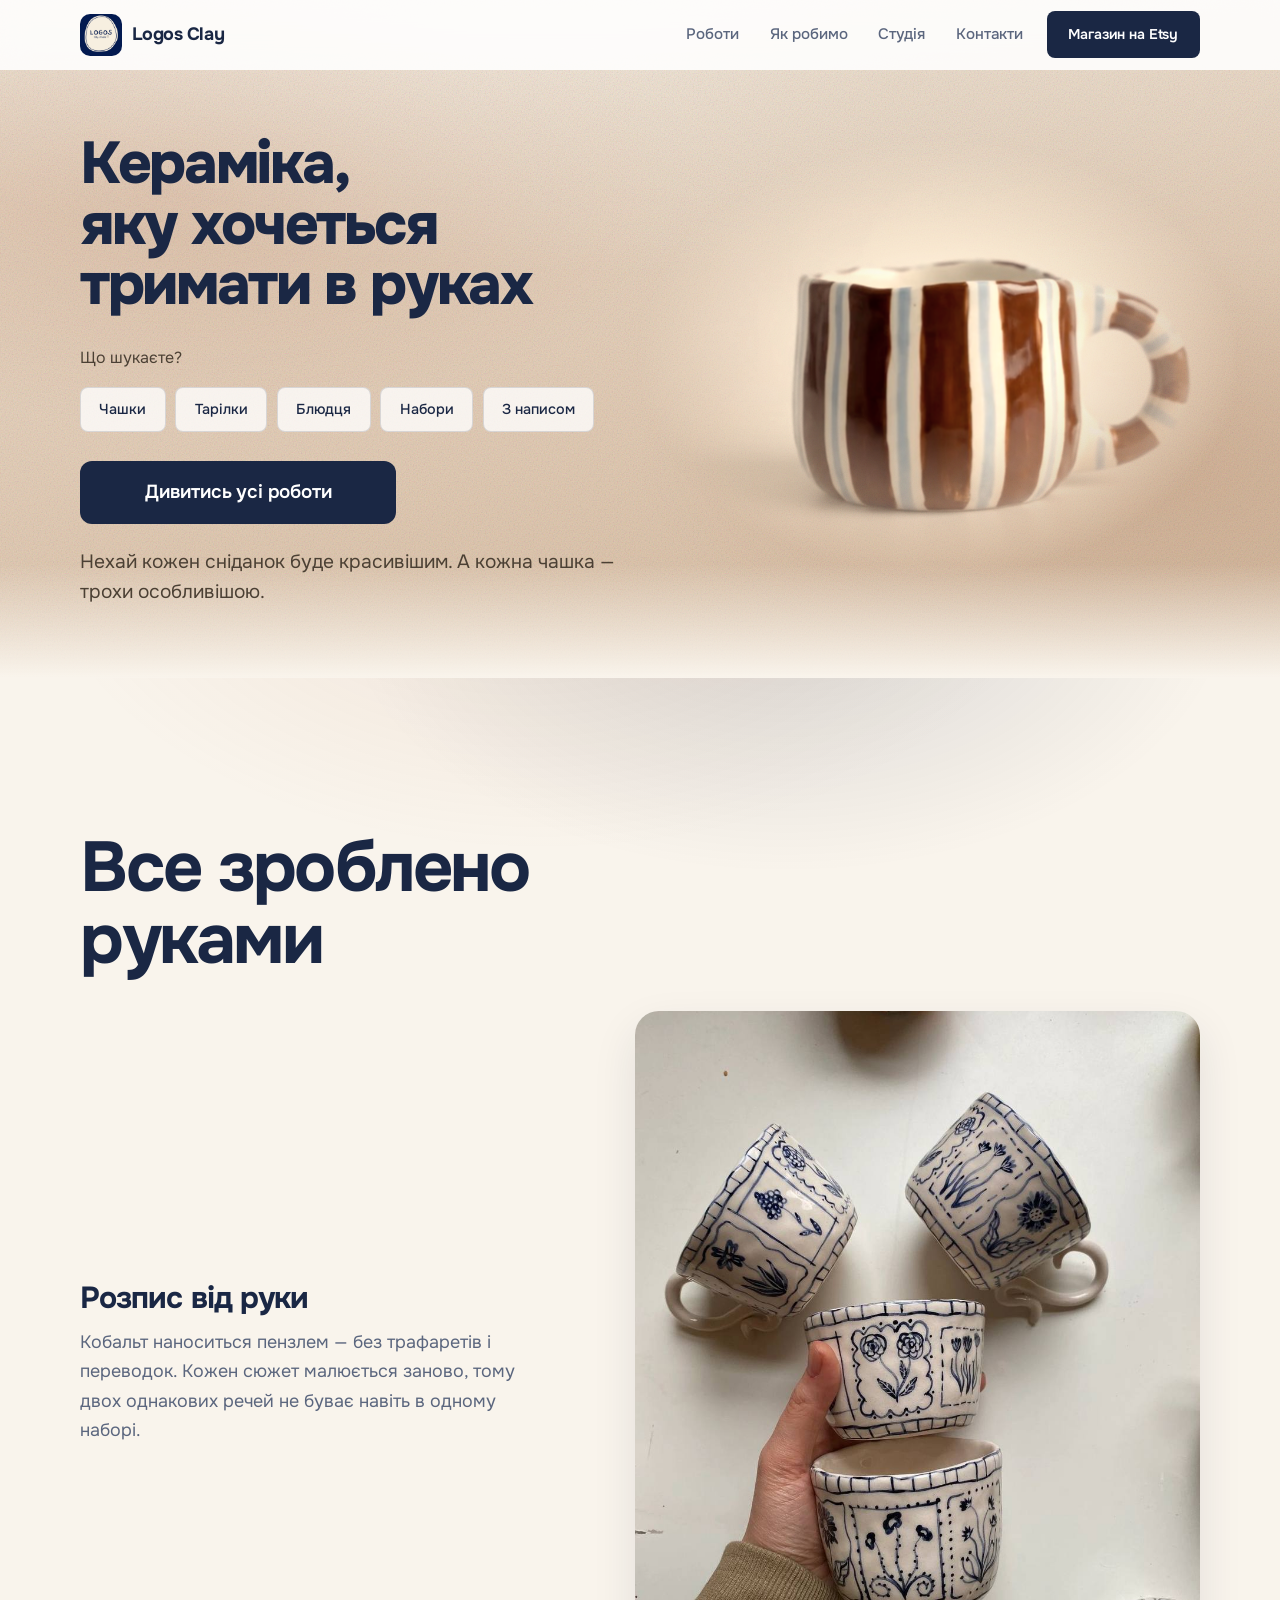
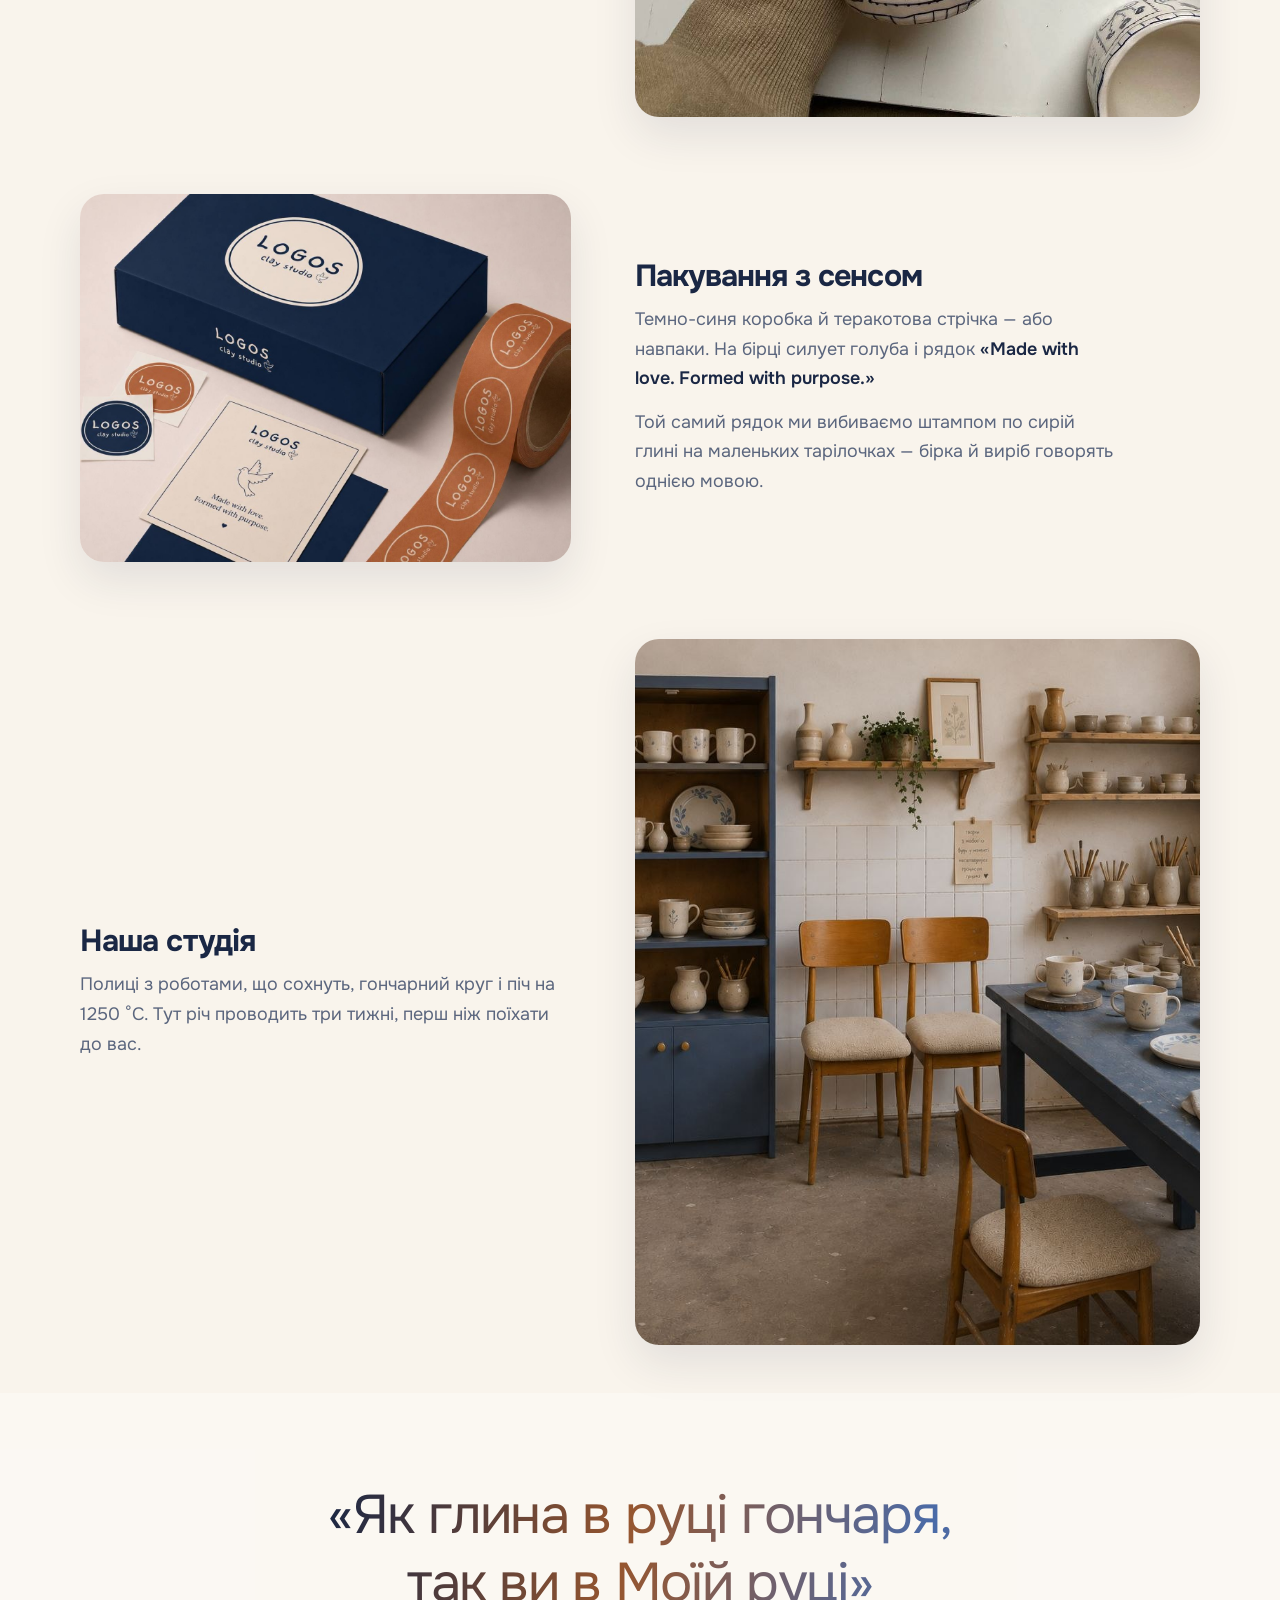
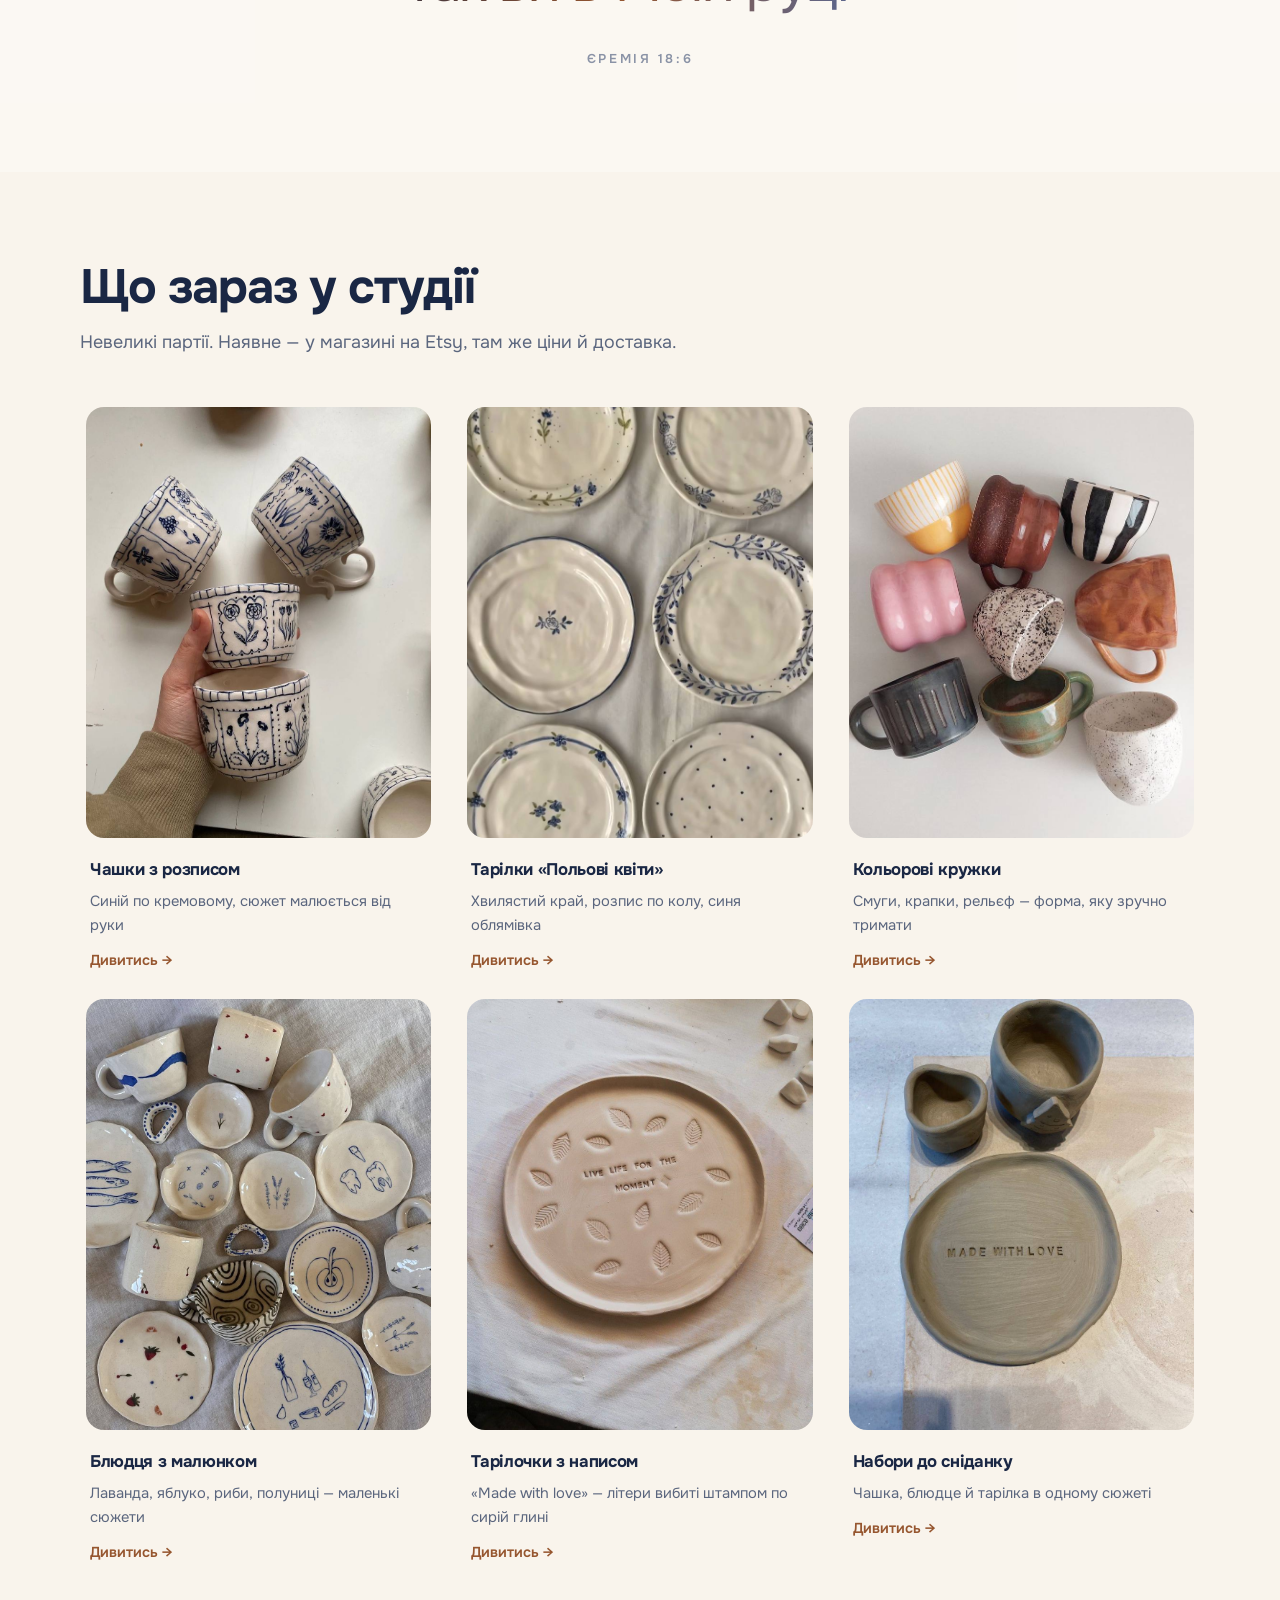
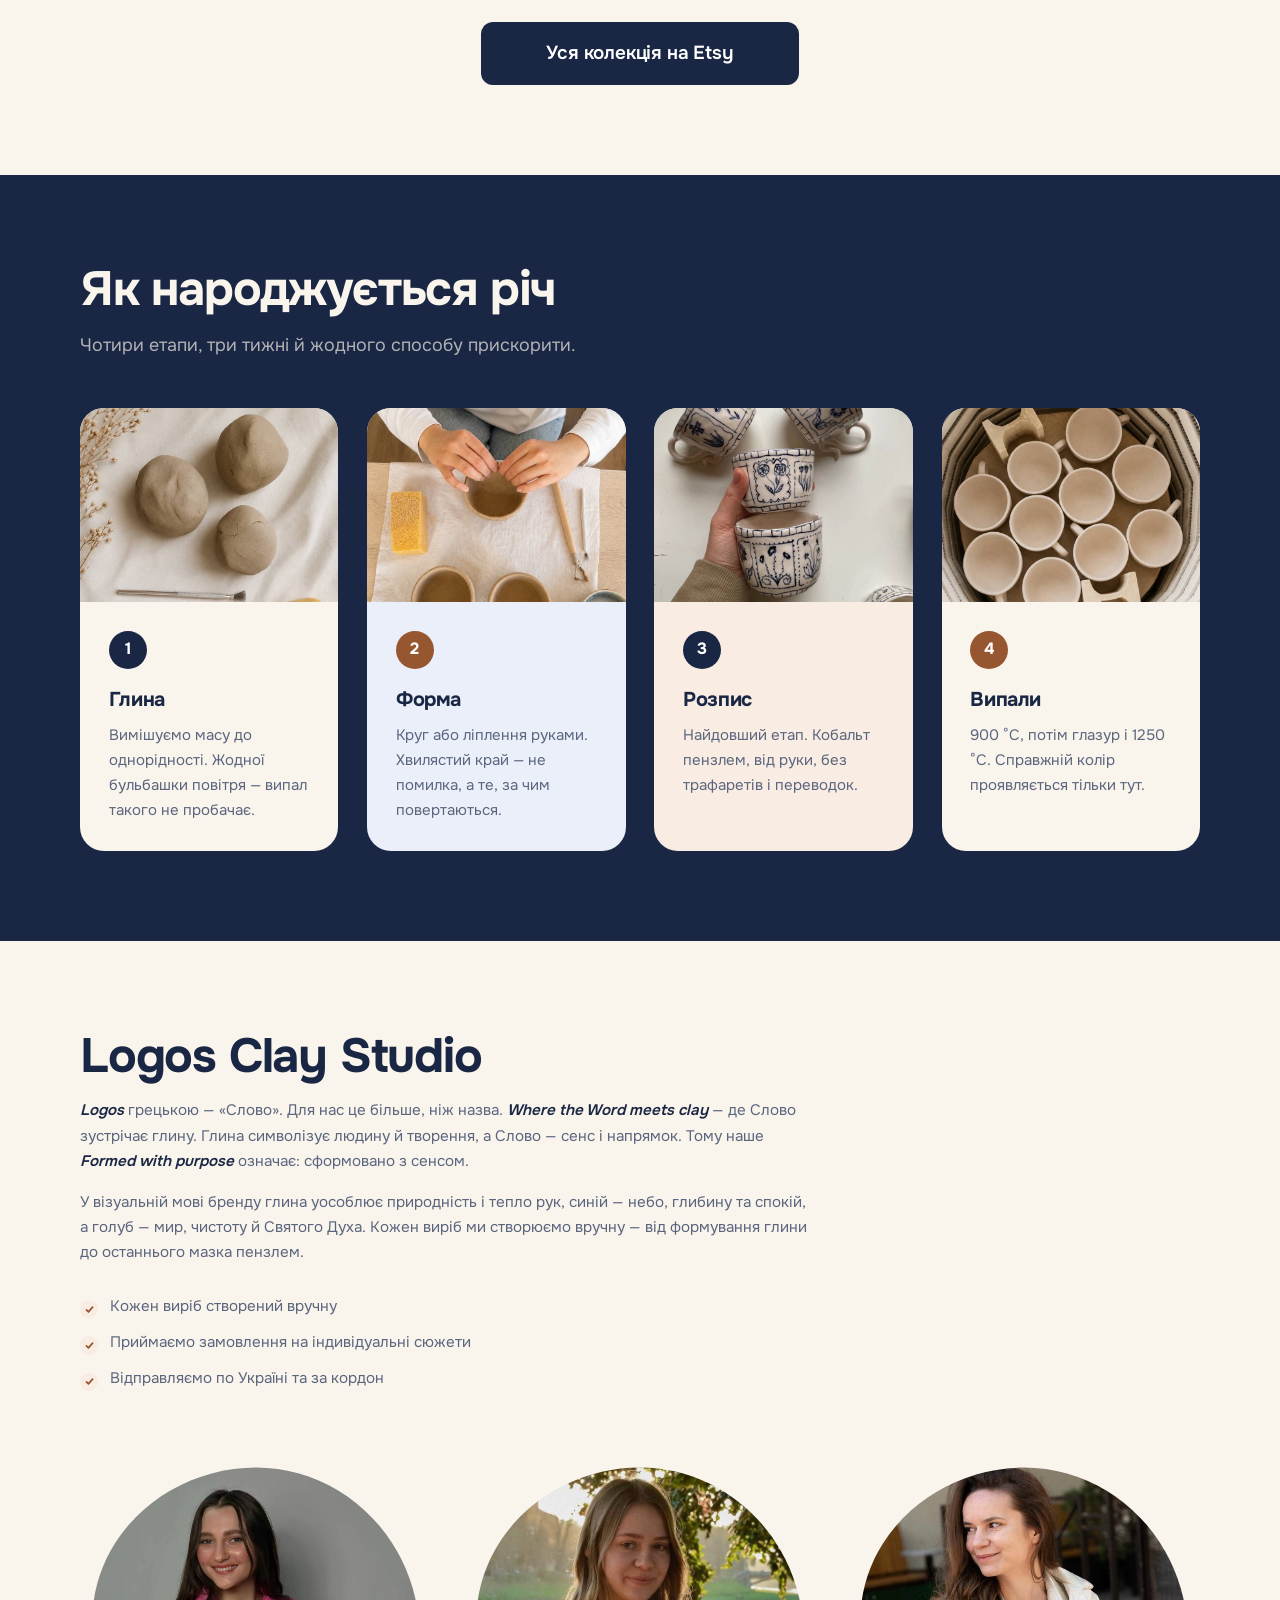
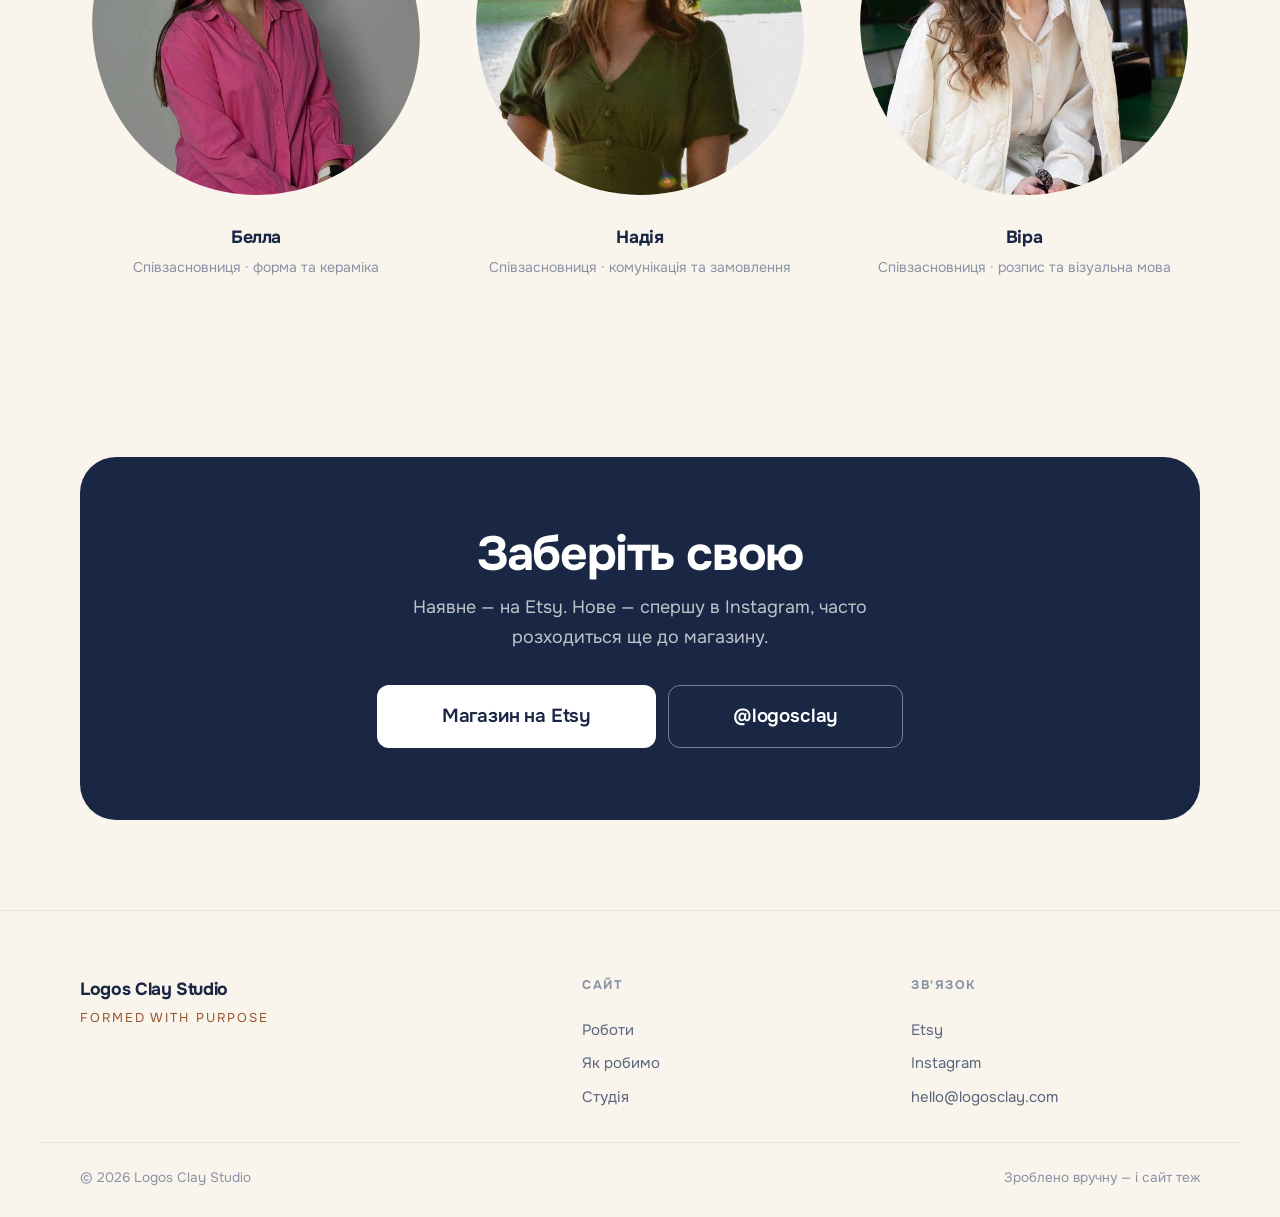
<file: index.html>
<!DOCTYPE html>
<html lang="uk">
<head>
<meta charset="UTF-8">
<meta name="viewport" content="width=device-width, initial-scale=1">

<title>Logos Clay Studio — кераміка ручної роботи</title>
<meta name="description" content="Logos Clay Studio — українська студія кераміки. Чашки, тарілки й блюдця з кобальтовим розписом від руки. Formed with purpose.">

<meta property="og:type" content="website">
<meta property="og:locale" content="uk_UA">
<meta property="og:site_name" content="Logos Clay Studio">
<meta property="og:title" content="Logos Clay Studio — кераміка ручної роботи">
<meta property="og:description" content="Кобальтовий розпис від руки. Посуд, який робиться три тижні й живе десятиліттями.">
<meta property="og:url" content="https://logosclay.com/">
<meta property="og:image" content="https://logosclay.com/assets/img/og-image.jpg">
<meta name="twitter:card" content="summary_large_image">
<meta name="twitter:title" content="Logos Clay Studio">
<meta name="twitter:description" content="Кобальтовий розпис від руки. Кераміка, якою користуються щодня.">
<meta name="twitter:image" content="https://logosclay.com/assets/img/og-image.jpg">
<meta name="theme-color" content="#1a2744">

<link rel="canonical" href="https://logosclay.com/">
<link rel="icon" href="data:image/svg+xml,%3Csvg xmlns='http://www.w3.org/2000/svg' viewBox='0 0 1000 1000'%3E%3Crect width='1000' height='1000' rx='150' fill='%231a2744'/%3E%3Cpath d='M505 40C700 34 905 200 934 470 960 716 800 962 528 966 268 970 92 800 62 545 34 305 285 46 505 40Z' fill='%23f5efe3'/%3E%3Cpath d='M505 72C686 66 878 224 906 476 930 708 782 934 528 938 284 942 122 782 94 545 68 320 300 78 505 72Z' fill='none' stroke='%231a2744' stroke-width='26'/%3E%3C/svg%3E">

<link rel="preconnect" href="https://fonts.googleapis.com">
<link rel="preconnect" href="https://fonts.gstatic.com" crossorigin>
<link href="https://fonts.googleapis.com/css2?family=Onest:wght@400;500;600;700;800&display=swap" rel="stylesheet">

<link rel="stylesheet" href="assets/css/style.css">

<script type="application/ld+json">
{
  "@context":"https://schema.org","@type":"Store",
  "name":"Logos Clay Studio","alternateName":"Logos Clay","slogan":"Formed with purpose",
  "description":"Українська студія кераміки ручної роботи з кобальтовим розписом від руки.",
  "url":"https://logosclay.com/","email":"hello@logosclay.com",
  "sameAs":["https://www.instagram.com/logosclay/","https://www.etsy.com/shop/LogosClay"],
  "makesOffer":{"@type":"Offer","itemOffered":{"@type":"Product","name":"Кераміка ручної роботи","category":"Handmade ceramics"}}
}
</script>
</head>
<body>

<svg class="svg-defs" aria-hidden="true" focusable="false"><defs>
  <clipPath id="egg" clipPathUnits="objectBoundingBox">
    <path d="M.5.035c.245 0 .455.2.465.465s-.205.465-.465.465S.045.755.035.49.255.035.5.035Z"/>
  </clipPath>
</defs></svg>

<a class="skip-link" href="#main">Перейти до вмісту</a>

<!-- ============ HEADER ============ -->
<header class="header" id="header">
  <div class="header__inner">

    <a class="brand" href="#top" aria-label="Logos Clay Studio — на початок">
      <img class="brand__logo" src="assets/img/logo.png" alt="Logos Clay Studio" width="400" height="400">
      <span class="brand__name">Logos Clay</span>
    </a>

    <nav class="nav" id="nav" aria-label="Головна навігація">
      <a href="#works">Роботи</a>
      <a href="#how">Як робимо</a>
      <a href="#studio">Студія</a>
      <a href="#contact">Контакти</a>
    </nav>

    <div class="header__cta">
      <a class="btn btn--primary btn--sm" href="https://www.etsy.com/shop/LogosClay" target="_blank" rel="noopener">Магазин на Etsy</a>
    </div>

    <button class="burger" id="burger" type="button" aria-label="Меню" aria-expanded="false" aria-controls="nav">
      <span></span><span></span>
    </button>

  </div>
</header>

<main id="main">

<!-- ============ HERO ============ -->
<section class="hero" id="top">
  <div class="wrap hero__inner">

    <div class="hero__text">
      <h1 class="hero__title">Кераміка,<br>яку хочеться<br>тримати в руках</h1>

      <p class="hero__sub">Що шукаєте?</p>

      <ul class="chips">
        <li><a href="#works">Чашки</a></li>
        <li><a href="#works">Тарілки</a></li>
        <li><a href="#works">Блюдця</a></li>
        <li><a href="#works">Набори</a></li>
        <li><a href="#works">З написом</a></li>
      </ul>

      <a class="btn btn--primary btn--lg" href="https://www.etsy.com/shop/LogosClay" target="_blank" rel="noopener">Дивитись усі роботи</a>
      <p class="hero__note">Нехай кожен сніданок буде красивішим. А кожна чашка — трохи особливішою.</p>
    </div>

    <!-- інтерактивний об'єкт: чашка обертається сама,
         реагує нахилом на курсор і кутом/масштабом на скрол -->
    <div class="mug" id="mug" aria-hidden="true">
      <div class="mug__stage" id="mugStage">
        <video class="mug__video" id="mugVideo"
               src="assets/video/mug.mp4"
               poster="assets/img/mug-poster.jpg"
               autoplay muted loop playsinline preload="auto"></video>
      </div>
      <p class="mug__hint" id="mugHint">поведіть курсором</p>
    </div>

  </div>
</section>

<!-- ============ ДЕТАЛІ ============ -->
<section class="section section--tight-b" id="why">
  <div class="wrap">

    <h2 class="h2 feat__head reveal">Все зроблено<br>руками</h2>

    <div class="feat reveal">
      <div class="feat__text">
        <h3>Розпис від руки</h3>
        <p>Кобальт наноситься пензлем — без трафаретів і переводок. Кожен сюжет малюється заново, тому двох однакових речей не буває навіть в одному наборі.</p>
      </div>
      <figure class="shot feat__shot" data-file="work-cups.jpg">
        <img src="assets/img/work-cups.jpg" alt="Чашки з кобальтовим розписом" loading="lazy">
      </figure>
    </div>

    <div class="feat feat--flip reveal">
      <div class="feat__text">
        <h3>Пакування з сенсом</h3>
        <p>Темно-синя коробка й теракотова стрічка — або навпаки. На бірці силует голуба і рядок <em>«Made with love. Formed with purpose.»</em></p>
        <p>Той самий рядок ми вибиваємо штампом по сирій глині на маленьких тарілочках — бірка й виріб говорять однією мовою.</p>
      </div>
      <figure class="shot feat__shot feat__shot--wide" data-file="packaging.jpg">
        <img src="assets/img/packaging.jpg" alt="Темно-синя коробка з теракотовою стрічкою й біркою" loading="lazy">
      </figure>
    </div>

    <div class="feat reveal">
      <div class="feat__text">
        <h3>Наша студія</h3>
        <p>Полиці з роботами, що сохнуть, гончарний круг і піч на 1250 °C. Тут річ проводить три тижні, перш ніж поїхати до вас.</p>
      </div>
      <figure class="shot feat__shot" data-file="studio.jpg">
        <img src="assets/img/studio.jpg" alt="Студія: полиці з керамікою та піч" loading="lazy">
      </figure>
    </div>

  </div>
</section>

<!-- ============ ВІРШ ============ -->
<section class="verse" aria-label="Вірш, що лежить в основі бренду">
  <div class="wrap verse__inner reveal">
    <blockquote class="verse__text shimmer">«Як глина в руці гончаря,<br>так ви в Моїй руці»</blockquote>
    <p class="verse__src">Єремія 18:6</p>
  </div>
</section>

<!-- ============ РОБОТИ ============ -->
<section class="section" id="works">
  <div class="wrap">

    <div class="head reveal">
      <h2 class="h2">Що зараз у студії</h2>
      <p class="head__lead">Невеликі партії. Наявне — у магазині на Etsy, там же ціни й доставка.</p>
    </div>

    <ul class="cards cards--3 works">

      <li class="work reveal">
        <button class="work__btn" type="button" data-title="Чашки з кобальтовим розписом">
          <figure class="shot" data-file="work-cups.jpg"><img src="assets/img/work-cups.jpg" alt="Чашки з кобальтовим розписом" loading="lazy"></figure>
          <span class="work__body"><b>Чашки з розписом</b><i>Синій по кремовому, сюжет малюється від руки</i><em>Дивитись →</em></span>
        </button>
      </li>

      <li class="work reveal">
        <button class="work__btn" type="button" data-title="Тарілки «Польові квіти»">
          <figure class="shot" data-file="work-plates.jpg"><img src="assets/img/work-plates.jpg" alt="Тарілки з квітковим розписом" loading="lazy"></figure>
          <span class="work__body"><b>Тарілки «Польові квіти»</b><i>Хвилястий край, розпис по колу, синя облямівка</i><em>Дивитись →</em></span>
        </button>
      </li>

      <li class="work reveal">
        <button class="work__btn" type="button" data-title="Кольорові кружки">
          <figure class="shot" data-file="work-mugs.jpg"><img src="assets/img/work-mugs.jpg" alt="Кольорові кружки різних форм" loading="lazy"></figure>
          <span class="work__body"><b>Кольорові кружки</b><i>Смуги, крапки, рельєф — форма, яку зручно тримати</i><em>Дивитись →</em></span>
        </button>
      </li>

      <li class="work reveal">
        <button class="work__btn" type="button" data-title="Блюдця з малюнком">
          <figure class="shot" data-file="work-saucers.jpg"><img src="assets/img/work-saucers.jpg" alt="Блюдця з дрібними малюнками" loading="lazy"></figure>
          <span class="work__body"><b>Блюдця з малюнком</b><i>Лаванда, яблуко, риби, полуниці — маленькі сюжети</i><em>Дивитись →</em></span>
        </button>
      </li>

      <li class="work reveal">
        <button class="work__btn" type="button" data-title="Тарілочки з написом">
          <figure class="shot" data-file="work-stamped.jpg"><img src="assets/img/work-stamped.jpg" alt="Тарілочка з написом Made with love" loading="lazy"></figure>
          <span class="work__body"><b>Тарілочки з написом</b><i>«Made with love» — літери вибиті штампом по сирій глині</i><em>Дивитись →</em></span>
        </button>
      </li>

      <li class="work reveal">
        <button class="work__btn" type="button" data-title="Набори до сніданку">
          <figure class="shot" data-file="work-sets.jpg"><img src="assets/img/work-sets.jpg" alt="Набір: чашка, блюдце й тарілка" loading="lazy"></figure>
          <span class="work__body"><b>Набори до сніданку</b><i>Чашка, блюдце й тарілка в одному сюжеті</i><em>Дивитись →</em></span>
        </button>
      </li>

    </ul>

    <p class="center reveal"><a class="btn btn--primary btn--lg" href="https://www.etsy.com/shop/LogosClay" target="_blank" rel="noopener">Уся колекція на Etsy</a></p>

  </div>
</section>

<!-- ============ ЯК РОБИМО ============ -->
<section class="section section--tint" id="how">
  <div class="wrap">

    <div class="head reveal">
      <h2 class="h2">Як народжується річ</h2>
      <p class="head__lead">Чотири етапи, три тижні й жодного способу прискорити.</p>
    </div>

    <ol class="steps reveal">
      <li>
        <figure class="shot steps__shot" data-file="step-1.jpg">
          <img src="assets/img/step-1.jpg" alt="Сира глина перед формуванням" loading="lazy">
        </figure>
        <div class="steps__body">
          <span class="steps__n">1</span>
          <h3>Глина</h3>
          <p>Вимішуємо масу до однорідності. Жодної бульбашки повітря — випал такого не пробачає.</p>
        </div>
      </li>
      <li>
        <figure class="shot steps__shot" data-file="step-2.jpg">
          <img src="assets/img/step-2.jpg" alt="Руки за гончарним кругом" loading="lazy">
        </figure>
        <div class="steps__body">
          <span class="steps__n">2</span>
          <h3>Форма</h3>
          <p>Круг або ліплення руками. Хвилястий край — не помилка, а те, за чим повертаються.</p>
        </div>
      </li>
      <li>
        <figure class="shot steps__shot" data-file="step-3.jpg">
          <img src="assets/img/step-3.jpg" alt="Чашки з кобальтовим розписом" loading="lazy">
        </figure>
        <div class="steps__body">
          <span class="steps__n">3</span>
          <h3>Розпис</h3>
          <p>Найдовший етап. Кобальт пензлем, від руки, без трафаретів і переводок.</p>
        </div>
      </li>
      <li>
        <figure class="shot steps__shot" data-file="step-4.jpg">
          <img src="assets/img/step-4.jpg" alt="Готові глазуровані тарілки" loading="lazy">
        </figure>
        <div class="steps__body">
          <span class="steps__n">4</span>
          <h3>Випали</h3>
          <p>900 °C, потім глазур і 1250 °C. Справжній колір проявляється тільки тут.</p>
        </div>
      </li>
    </ol>

  </div>
</section>

<!-- ============ СТУДІЯ ============ -->
<section class="section" id="studio">
  <div class="wrap">

    <div class="studio__text reveal">
      <h2 class="h2">Logos Clay Studio</h2>

      <p><em>Logos</em> грецькою — «Слово». Для нас це більше, ніж назва. <em>Where the Word meets clay</em> — де Слово зустрічає глину. Глина символізує людину й творення, а Слово — сенс і напрямок. Тому наше <em>Formed with purpose</em> означає: сформовано з сенсом.</p>

      <p>У візуальній мові бренду глина уособлює природність і тепло рук, синій — небо, глибину та спокій, а голуб — мир, чистоту й Святого Духа. Кожен виріб ми створюємо вручну — від формування глини до останнього мазка пензлем.</p>

      <ul class="ticks">
        <li>Кожен виріб створений вручну</li>
        <li>Приймаємо замовлення на індивідуальні сюжети</li>
        <li>Відправляємо по Україні та за кордон</li>
      </ul>
    </div>

    <ul class="team reveal">
      <li>
        <figure class="shot shot--egg" data-file="team-1.jpg">
          <img src="assets/img/team-1.jpg" alt="Белла, власниця студії" loading="lazy">
        </figure>
        <p class="team__name">Белла</p>
        <p class="team__role">Співзасновниця · форма та кераміка</p>
      </li>
      <li>
        <figure class="shot shot--egg" data-file="team-2.jpg">
          <img src="assets/img/team-2.jpg" alt="Надія, власниця студії" loading="lazy">
        </figure>
        <p class="team__name">Надія</p>
        <p class="team__role">Співзасновниця · комунікація та замовлення</p>
      </li>
      <li>
        <figure class="shot shot--egg" data-file="team-3.jpg">
          <img src="assets/img/team-3.jpg" alt="Віра, власниця студії" loading="lazy">
        </figure>
        <p class="team__name">Віра</p>
        <p class="team__role">Співзасновниця · розпис та візуальна мова</p>
      </li>
    </ul>

  </div>
</section>

<!-- ============ CTA ============ -->
<section class="section" id="contact">
  <div class="wrap">
    <div class="panel reveal">
      <h2 class="panel__title">Заберіть свою</h2>
      <p class="panel__text">Наявне — на Etsy. Нове — спершу в Instagram, часто розходиться ще до магазину.</p>
      <div class="panel__actions">
        <a class="btn btn--light btn--lg" href="https://www.etsy.com/shop/LogosClay" target="_blank" rel="noopener">Магазин на Etsy</a>
        <a class="btn btn--ghost btn--lg" href="https://www.instagram.com/logosclay/" target="_blank" rel="noopener">@logosclay</a>
      </div>
    </div>
  </div>
</section>

</main>

<!-- ============ FOOTER ============ -->
<footer class="footer">
  <div class="wrap footer__inner">

    <div class="footer__brand">
      <p class="footer__name">Logos Clay Studio</p>
      <p class="footer__tag">Formed with purpose</p>
    </div>

    <nav class="footer__col" aria-label="Навігація у футері">
      <p class="footer__h">Сайт</p>
      <a href="#works">Роботи</a><a href="#how">Як робимо</a><a href="#studio">Студія</a>
    </nav>

    <div class="footer__col">
      <p class="footer__h">Зв'язок</p>
      <a href="https://www.etsy.com/shop/LogosClay" target="_blank" rel="noopener">Etsy</a>
      <a href="https://www.instagram.com/logosclay/" target="_blank" rel="noopener">Instagram</a>
      <a href="mailto:hello@logosclay.com">hello@logosclay.com</a>
    </div>

  </div>
  <div class="wrap footer__bottom">
    <p>© <span id="year">2026</span> Logos Clay Studio</p>
    <p>Зроблено вручну — і сайт теж</p>
  </div>
</footer>

<!-- ============ LIGHTBOX ============ -->
<div class="lightbox" id="lightbox" role="dialog" aria-modal="true" aria-label="Перегляд роботи" hidden>
  <button class="lightbox__close" id="lightboxClose" type="button" aria-label="Закрити">&times;</button>
  <figure class="lightbox__figure">
    <div class="lightbox__body" id="lightboxBody"></div>
    <figcaption class="lightbox__cap" id="lightboxCap"></figcaption>
  </figure>
</div>

<script src="assets/js/main.js"></script>
</body>
</html>
</file>
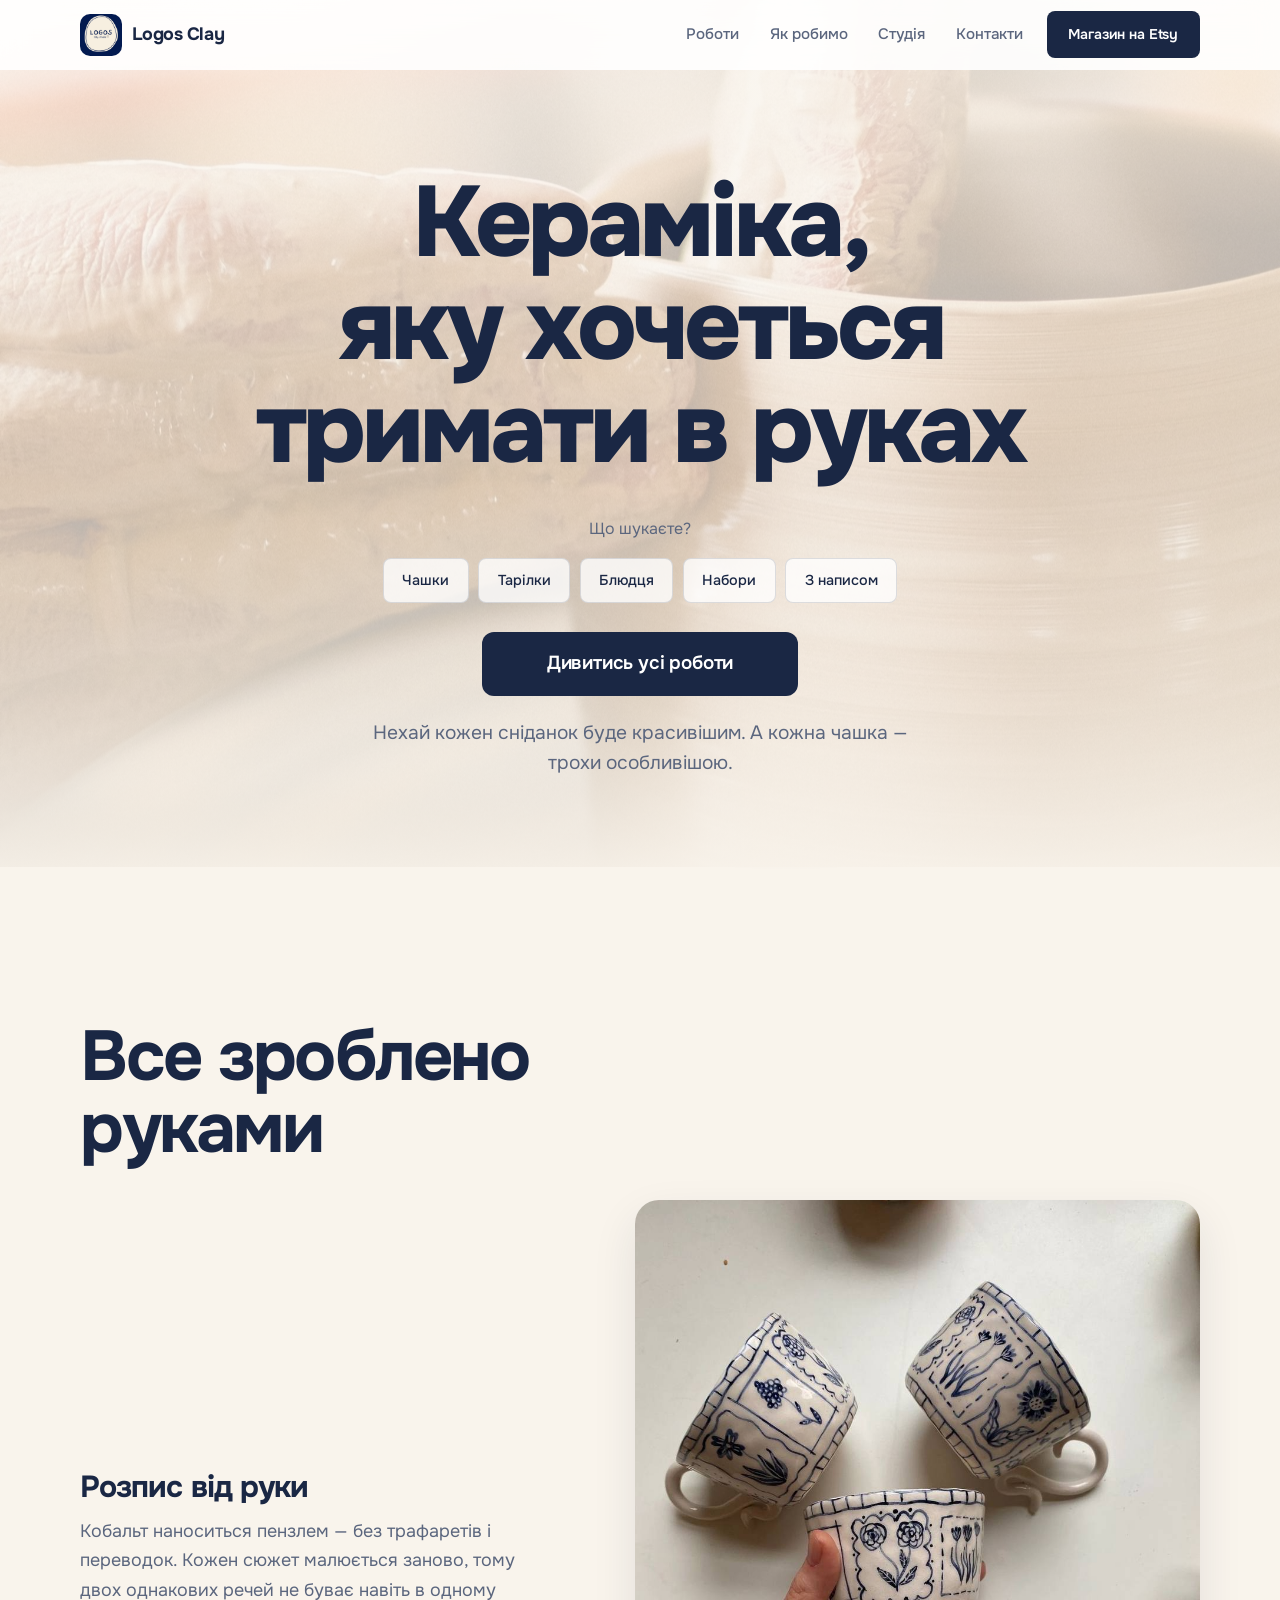
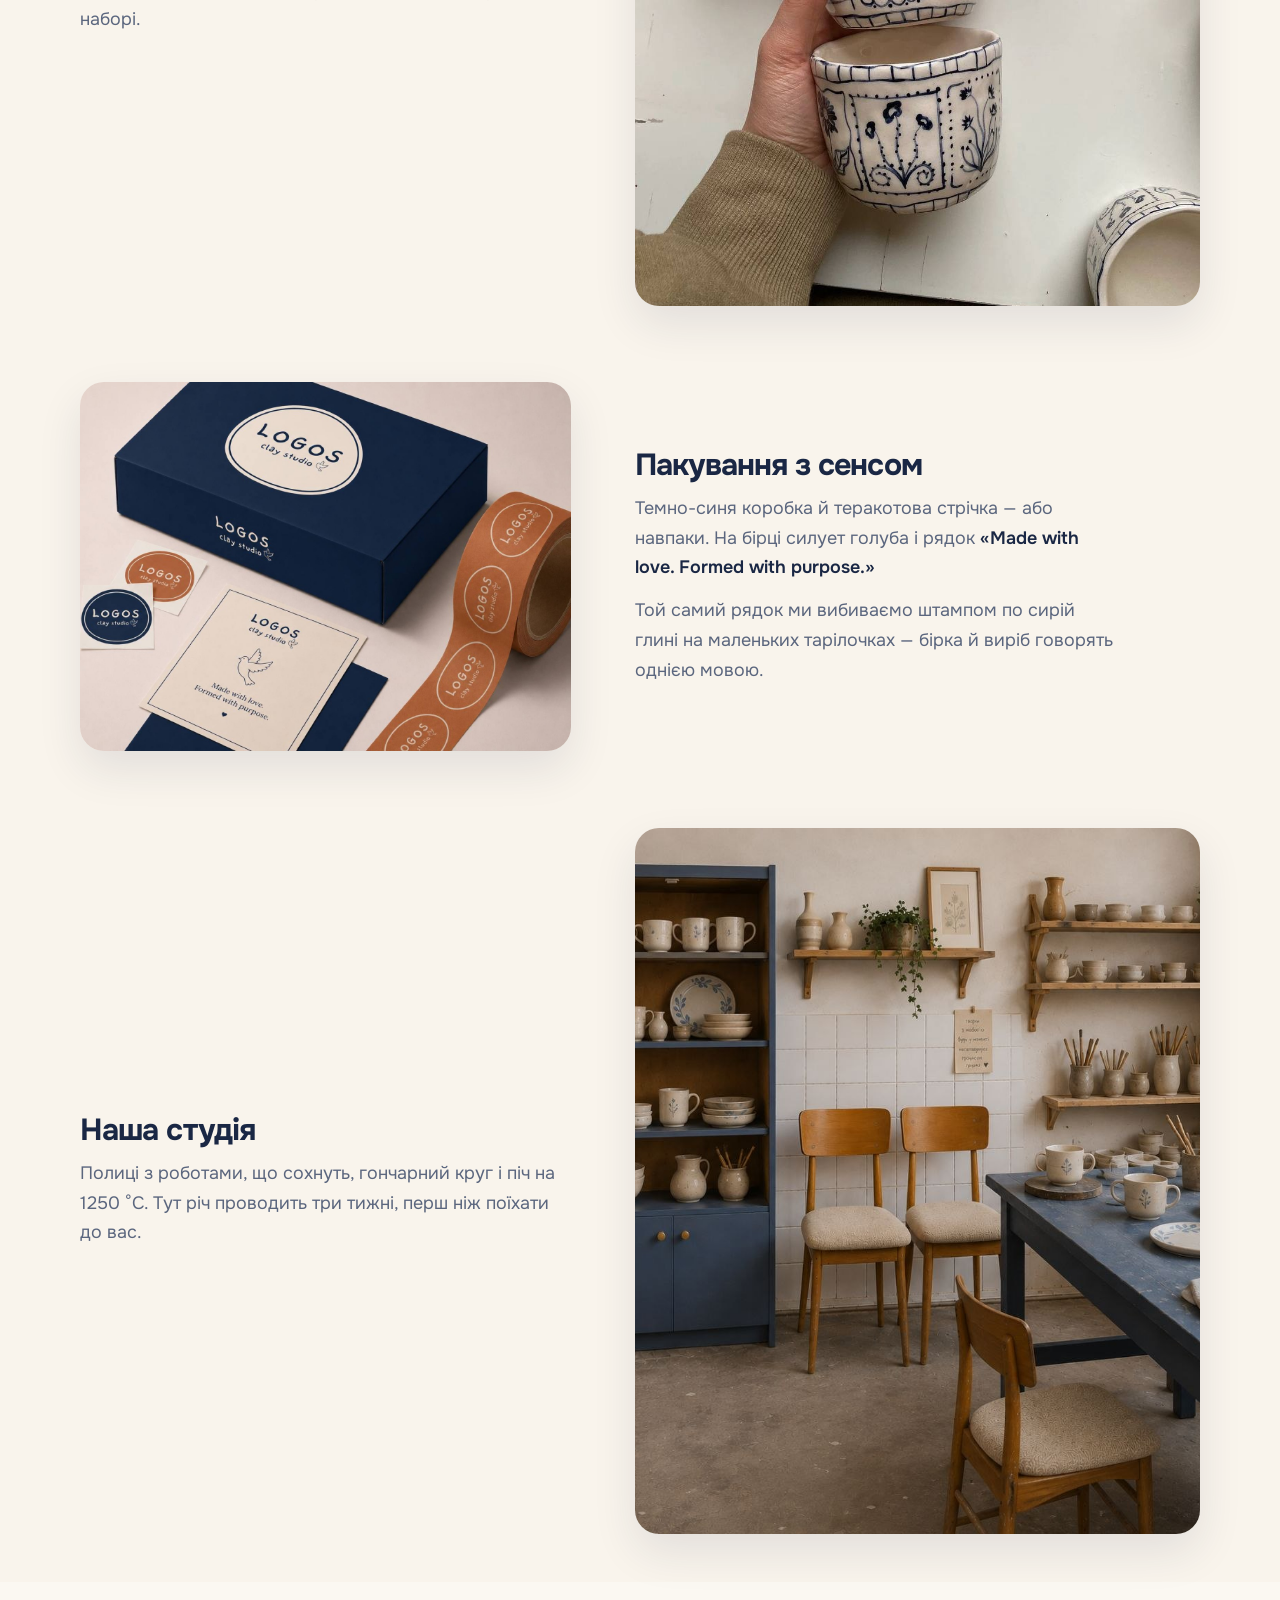
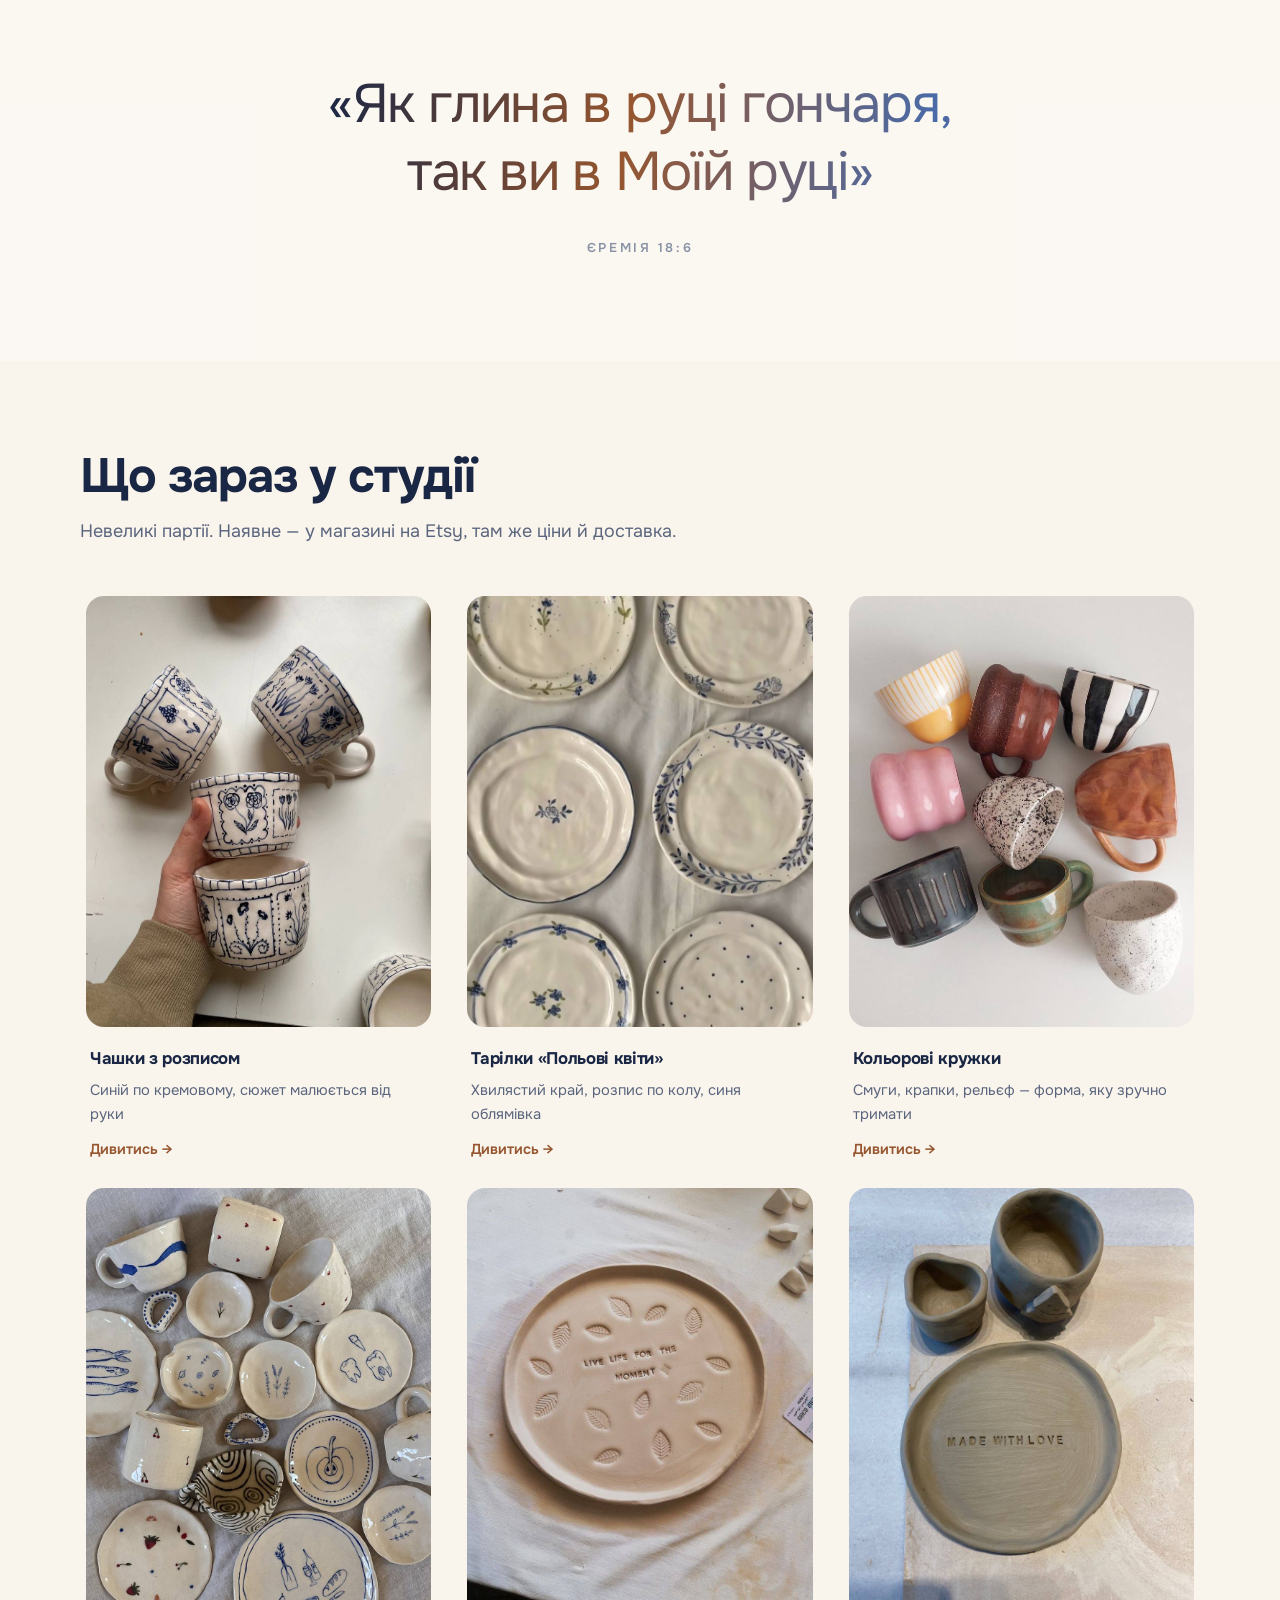
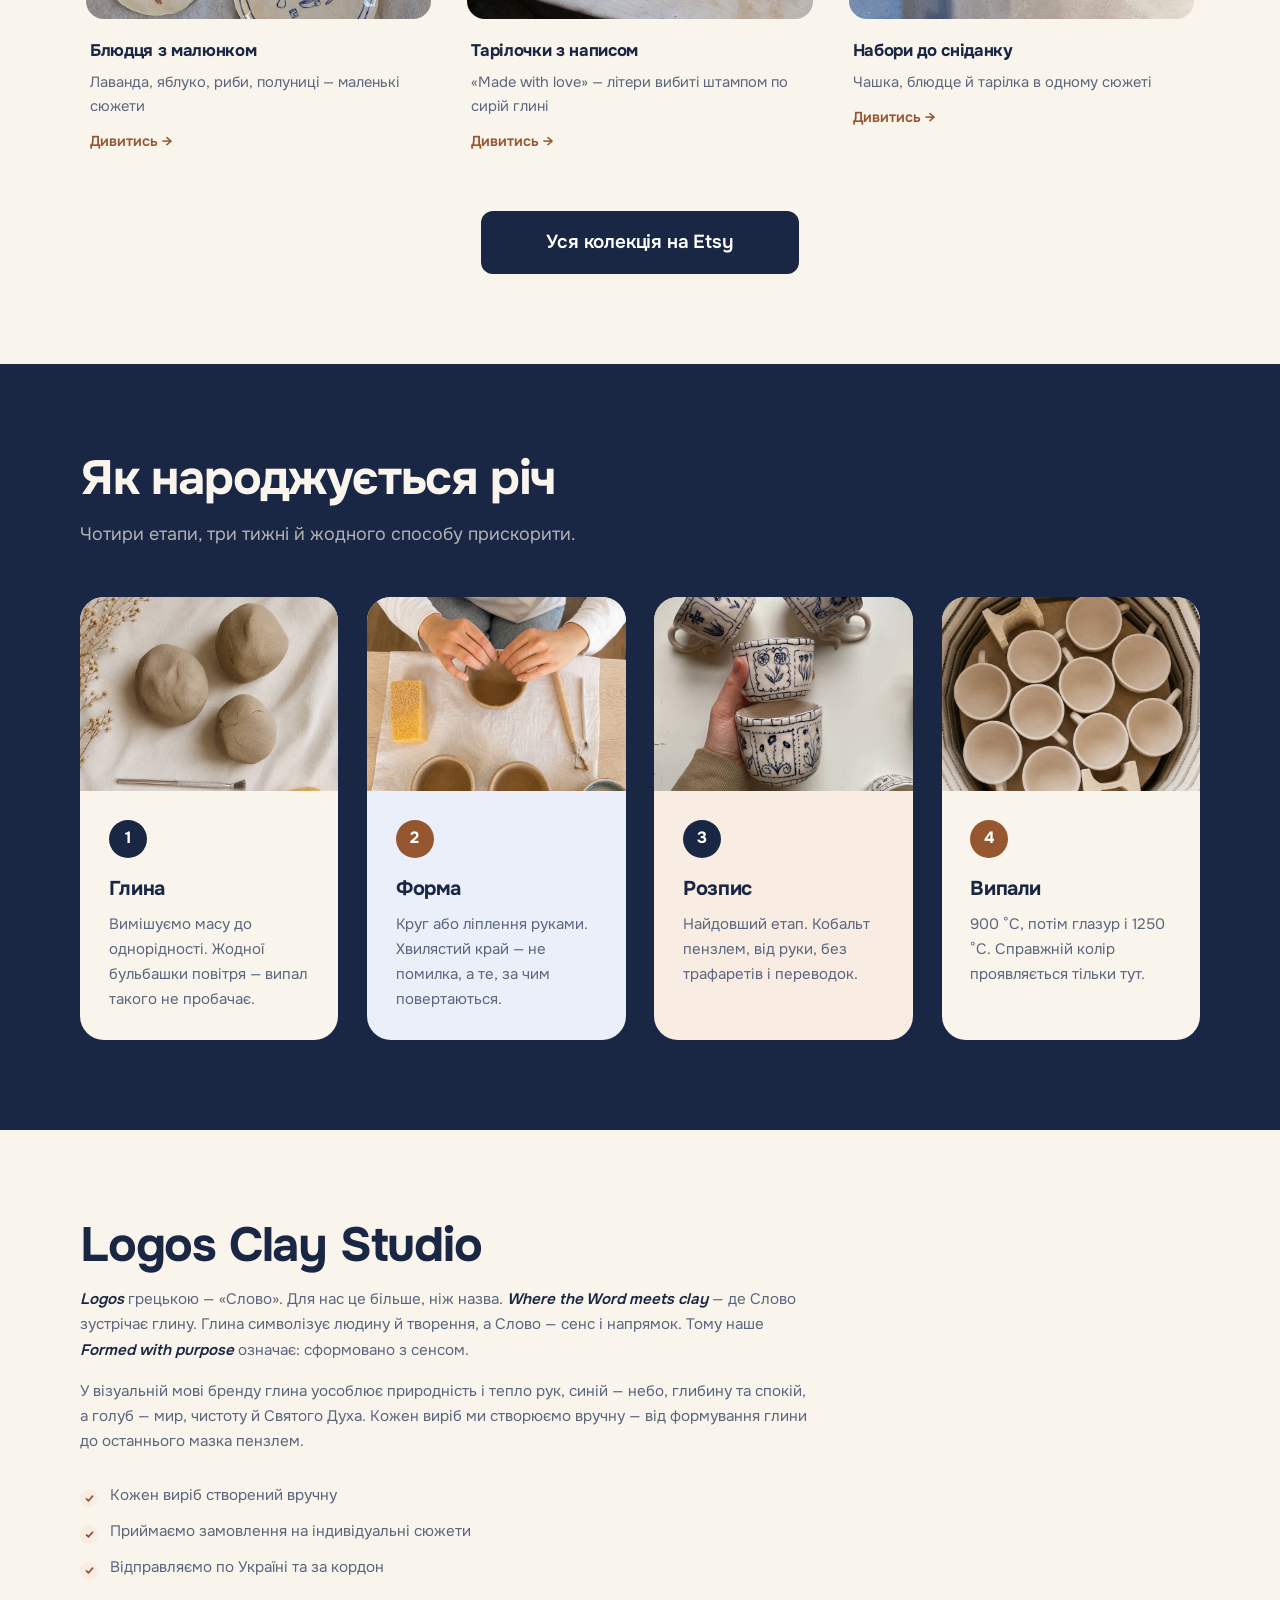
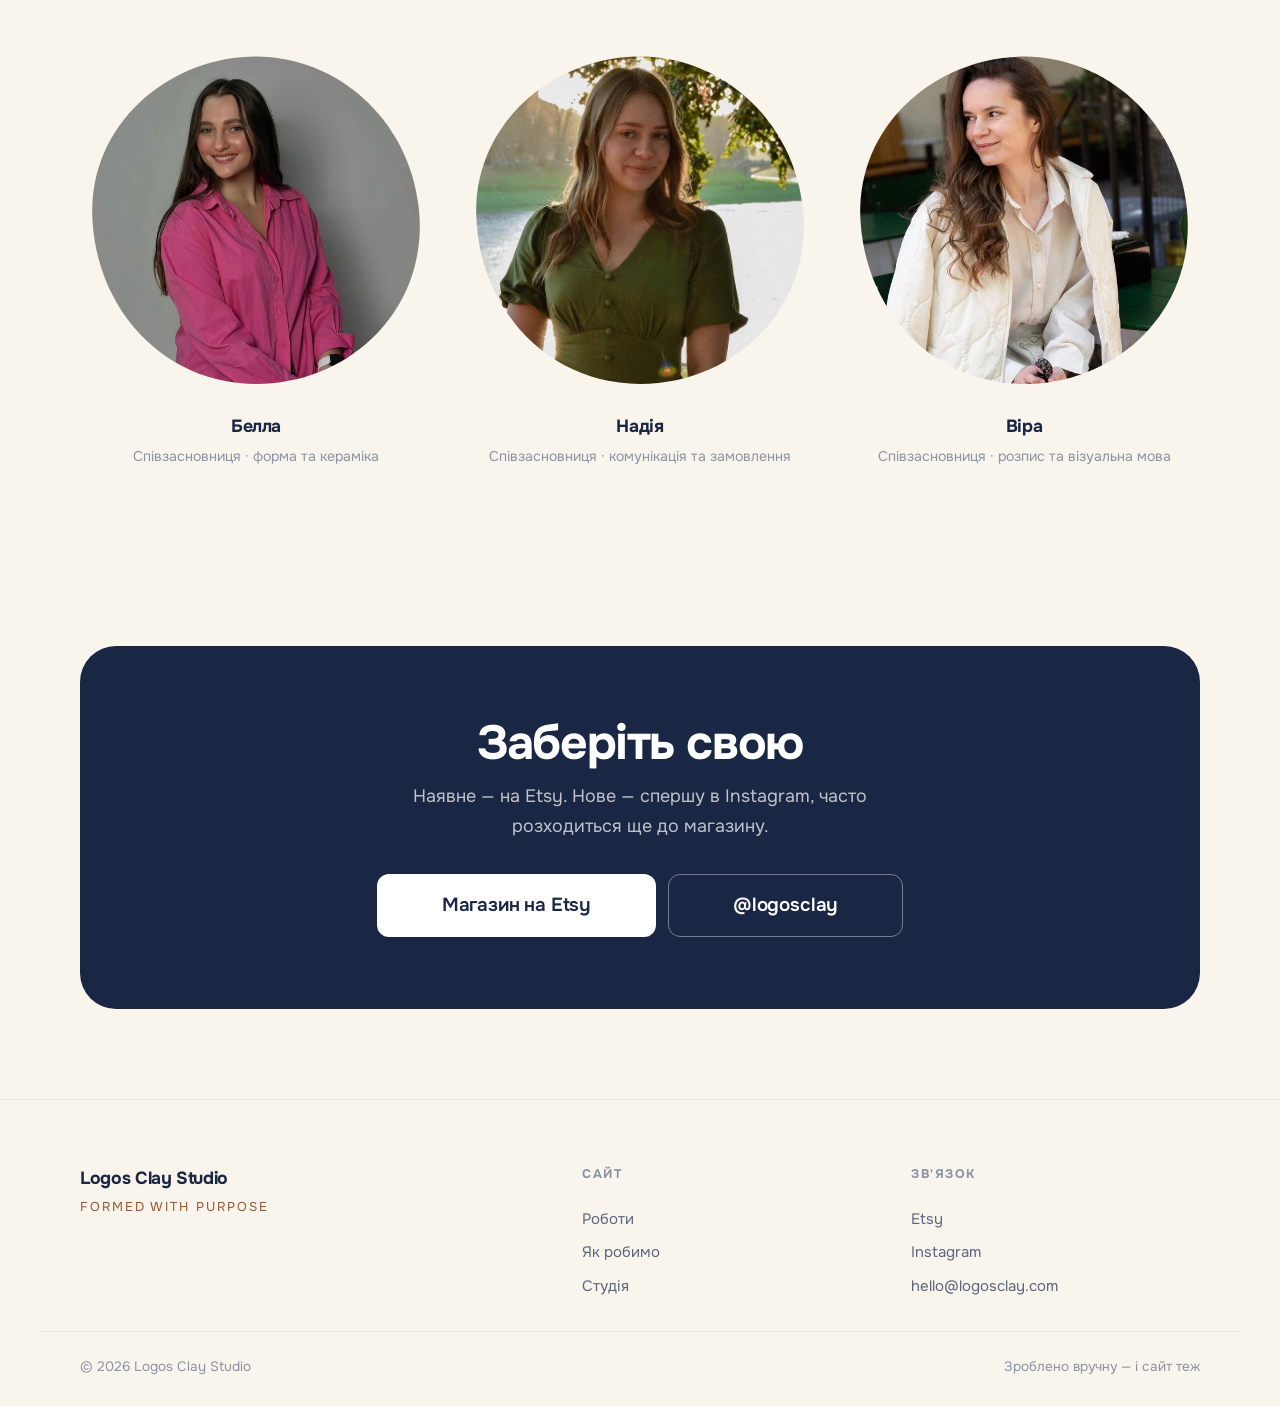
<file: logos-clay/index.html>
<!DOCTYPE html>
<html lang="uk">
<head>
<meta charset="UTF-8">
<meta name="viewport" content="width=device-width, initial-scale=1">

<title>Logos Clay Studio — кераміка ручної роботи</title>
<meta name="description" content="Logos Clay Studio — українська студія кераміки. Чашки, тарілки й блюдця з кобальтовим розписом від руки. Formed with purpose.">

<meta property="og:type" content="website">
<meta property="og:locale" content="uk_UA">
<meta property="og:site_name" content="Logos Clay Studio">
<meta property="og:title" content="Logos Clay Studio — кераміка ручної роботи">
<meta property="og:description" content="Кобальтовий розпис від руки. Посуд, який робиться три тижні й живе десятиліттями.">
<meta property="og:url" content="https://logosclay.com/">
<meta property="og:image" content="https://logosclay.com/assets/img/og-image.jpg">
<meta name="twitter:card" content="summary_large_image">
<meta name="twitter:title" content="Logos Clay Studio">
<meta name="twitter:description" content="Кобальтовий розпис від руки. Кераміка, якою користуються щодня.">
<meta name="twitter:image" content="https://logosclay.com/assets/img/og-image.jpg">
<meta name="theme-color" content="#1a2744">

<link rel="canonical" href="https://logosclay.com/">
<link rel="icon" href="data:image/svg+xml,%3Csvg xmlns='http://www.w3.org/2000/svg' viewBox='0 0 1000 1000'%3E%3Crect width='1000' height='1000' rx='150' fill='%231a2744'/%3E%3Cpath d='M505 40C700 34 905 200 934 470 960 716 800 962 528 966 268 970 92 800 62 545 34 305 285 46 505 40Z' fill='%23f5efe3'/%3E%3Cpath d='M505 72C686 66 878 224 906 476 930 708 782 934 528 938 284 942 122 782 94 545 68 320 300 78 505 72Z' fill='none' stroke='%231a2744' stroke-width='26'/%3E%3C/svg%3E">

<link rel="preconnect" href="https://fonts.googleapis.com">
<link rel="preconnect" href="https://fonts.gstatic.com" crossorigin>
<link href="https://fonts.googleapis.com/css2?family=Onest:wght@400;500;600;700;800&display=swap" rel="stylesheet">

<link rel="stylesheet" href="assets/css/style.css">

<script type="application/ld+json">
{
  "@context":"https://schema.org","@type":"Store",
  "name":"Logos Clay Studio","alternateName":"Logos Clay","slogan":"Formed with purpose",
  "description":"Українська студія кераміки ручної роботи з кобальтовим розписом від руки.",
  "url":"https://logosclay.com/","email":"hello@logosclay.com",
  "sameAs":["https://www.instagram.com/logosclay/","https://www.etsy.com/shop/LogosClay"],
  "makesOffer":{"@type":"Offer","itemOffered":{"@type":"Product","name":"Кераміка ручної роботи","category":"Handmade ceramics"}}
}
</script>
</head>
<body>

<svg class="svg-defs" aria-hidden="true" focusable="false"><defs>
  <clipPath id="egg" clipPathUnits="objectBoundingBox">
    <path d="M.5.035c.245 0 .455.2.465.465s-.205.465-.465.465S.045.755.035.49.255.035.5.035Z"/>
  </clipPath>
</defs></svg>

<a class="skip-link" href="#main">Перейти до вмісту</a>

<!-- ============ HEADER ============ -->
<header class="header" id="header">
  <div class="header__inner">

    <a class="brand" href="#top" aria-label="Logos Clay Studio — на початок">
      <img class="brand__logo" src="assets/img/logo.png" alt="Logos Clay Studio" width="400" height="400">
      <span class="brand__name">Logos Clay</span>
    </a>

    <nav class="nav" id="nav" aria-label="Головна навігація">
      <a href="#works">Роботи</a>
      <a href="#how">Як робимо</a>
      <a href="#studio">Студія</a>
      <a href="#contact">Контакти</a>
    </nav>

    <div class="header__cta">
      <a class="btn btn--primary btn--sm" href="https://www.etsy.com/shop/LogosClay" target="_blank" rel="noopener">Магазин на Etsy</a>
    </div>

    <button class="burger" id="burger" type="button" aria-label="Меню" aria-expanded="false" aria-controls="nav">
      <span></span><span></span>
    </button>

  </div>
</header>

<main id="main">

<!-- ============ HERO ============ -->
<section class="hero" id="top">
  <div class="wrap hero__inner">

    <h1 class="hero__title">Кераміка,<br>яку хочеться<br>тримати в руках</h1>

    <p class="hero__sub">Що шукаєте?</p>

    <ul class="chips">
      <li><a href="#works">Чашки</a></li>
      <li><a href="#works">Тарілки</a></li>
      <li><a href="#works">Блюдця</a></li>
      <li><a href="#works">Набори</a></li>
      <li><a href="#works">З написом</a></li>
    </ul>

    <a class="btn btn--primary btn--lg" href="https://www.etsy.com/shop/LogosClay" target="_blank" rel="noopener">Дивитись усі роботи</a>
    <p class="hero__note">Нехай кожен сніданок буде красивішим. А кожна чашка — трохи особливішою.</p>

  </div>
</section>

<!-- ============ ДЕТАЛІ ============ -->
<section class="section section--tight-b" id="why">
  <div class="wrap">

    <h2 class="h2 feat__head reveal">Все зроблено<br>руками</h2>

    <div class="feat reveal">
      <div class="feat__text">
        <h3>Розпис від руки</h3>
        <p>Кобальт наноситься пензлем — без трафаретів і переводок. Кожен сюжет малюється заново, тому двох однакових речей не буває навіть в одному наборі.</p>
      </div>
      <figure class="shot feat__shot" data-file="work-cups.jpg">
        <img src="assets/img/work-cups.jpg" alt="Чашки з кобальтовим розписом" loading="lazy">
      </figure>
    </div>

    <div class="feat feat--flip reveal">
      <div class="feat__text">
        <h3>Пакування з сенсом</h3>
        <p>Темно-синя коробка й теракотова стрічка — або навпаки. На бірці силует голуба і рядок <em>«Made with love. Formed with purpose.»</em></p>
        <p>Той самий рядок ми вибиваємо штампом по сирій глині на маленьких тарілочках — бірка й виріб говорять однією мовою.</p>
      </div>
      <figure class="shot feat__shot feat__shot--wide" data-file="packaging.jpg">
        <img src="assets/img/packaging.jpg" alt="Темно-синя коробка з теракотовою стрічкою й біркою" loading="lazy">
      </figure>
    </div>

    <div class="feat reveal">
      <div class="feat__text">
        <h3>Наша студія</h3>
        <p>Полиці з роботами, що сохнуть, гончарний круг і піч на 1250 °C. Тут річ проводить три тижні, перш ніж поїхати до вас.</p>
      </div>
      <figure class="shot feat__shot" data-file="studio.jpg">
        <img src="assets/img/studio.jpg" alt="Студія: полиці з керамікою та піч" loading="lazy">
      </figure>
    </div>

  </div>
</section>

<!-- ============ ВІРШ ============ -->
<section class="verse" aria-label="Вірш, що лежить в основі бренду">
  <div class="wrap verse__inner reveal">
    <blockquote class="verse__text shimmer">«Як глина в руці гончаря,<br>так ви в Моїй руці»</blockquote>
    <p class="verse__src">Єремія 18:6</p>
  </div>
</section>

<!-- ============ РОБОТИ ============ -->
<section class="section" id="works">
  <div class="wrap">

    <div class="head reveal">
      <h2 class="h2">Що зараз у студії</h2>
      <p class="head__lead">Невеликі партії. Наявне — у магазині на Etsy, там же ціни й доставка.</p>
    </div>

    <ul class="cards cards--3 works">

      <li class="work reveal">
        <button class="work__btn" type="button" data-title="Чашки з кобальтовим розписом">
          <figure class="shot" data-file="work-cups.jpg"><img src="assets/img/work-cups.jpg" alt="Чашки з кобальтовим розписом" loading="lazy"></figure>
          <span class="work__body"><b>Чашки з розписом</b><i>Синій по кремовому, сюжет малюється від руки</i><em>Дивитись →</em></span>
        </button>
      </li>

      <li class="work reveal">
        <button class="work__btn" type="button" data-title="Тарілки «Польові квіти»">
          <figure class="shot" data-file="work-plates.jpg"><img src="assets/img/work-plates.jpg" alt="Тарілки з квітковим розписом" loading="lazy"></figure>
          <span class="work__body"><b>Тарілки «Польові квіти»</b><i>Хвилястий край, розпис по колу, синя облямівка</i><em>Дивитись →</em></span>
        </button>
      </li>

      <li class="work reveal">
        <button class="work__btn" type="button" data-title="Кольорові кружки">
          <figure class="shot" data-file="work-mugs.jpg"><img src="assets/img/work-mugs.jpg" alt="Кольорові кружки різних форм" loading="lazy"></figure>
          <span class="work__body"><b>Кольорові кружки</b><i>Смуги, крапки, рельєф — форма, яку зручно тримати</i><em>Дивитись →</em></span>
        </button>
      </li>

      <li class="work reveal">
        <button class="work__btn" type="button" data-title="Блюдця з малюнком">
          <figure class="shot" data-file="work-saucers.jpg"><img src="assets/img/work-saucers.jpg" alt="Блюдця з дрібними малюнками" loading="lazy"></figure>
          <span class="work__body"><b>Блюдця з малюнком</b><i>Лаванда, яблуко, риби, полуниці — маленькі сюжети</i><em>Дивитись →</em></span>
        </button>
      </li>

      <li class="work reveal">
        <button class="work__btn" type="button" data-title="Тарілочки з написом">
          <figure class="shot" data-file="work-stamped.jpg"><img src="assets/img/work-stamped.jpg" alt="Тарілочка з написом Made with love" loading="lazy"></figure>
          <span class="work__body"><b>Тарілочки з написом</b><i>«Made with love» — літери вибиті штампом по сирій глині</i><em>Дивитись →</em></span>
        </button>
      </li>

      <li class="work reveal">
        <button class="work__btn" type="button" data-title="Набори до сніданку">
          <figure class="shot" data-file="work-sets.jpg"><img src="assets/img/work-sets.jpg" alt="Набір: чашка, блюдце й тарілка" loading="lazy"></figure>
          <span class="work__body"><b>Набори до сніданку</b><i>Чашка, блюдце й тарілка в одному сюжеті</i><em>Дивитись →</em></span>
        </button>
      </li>

    </ul>

    <p class="center reveal"><a class="btn btn--primary btn--lg" href="https://www.etsy.com/shop/LogosClay" target="_blank" rel="noopener">Уся колекція на Etsy</a></p>

  </div>
</section>

<!-- ============ ЯК РОБИМО ============ -->
<section class="section section--tint" id="how">
  <div class="wrap">

    <div class="head reveal">
      <h2 class="h2">Як народжується річ</h2>
      <p class="head__lead">Чотири етапи, три тижні й жодного способу прискорити.</p>
    </div>

    <ol class="steps reveal">
      <li>
        <figure class="shot steps__shot" data-file="step-1.jpg">
          <img src="assets/img/step-1.jpg" alt="Сира глина перед формуванням" loading="lazy">
        </figure>
        <div class="steps__body">
          <span class="steps__n">1</span>
          <h3>Глина</h3>
          <p>Вимішуємо масу до однорідності. Жодної бульбашки повітря — випал такого не пробачає.</p>
        </div>
      </li>
      <li>
        <figure class="shot steps__shot" data-file="step-2.jpg">
          <img src="assets/img/step-2.jpg" alt="Руки за гончарним кругом" loading="lazy">
        </figure>
        <div class="steps__body">
          <span class="steps__n">2</span>
          <h3>Форма</h3>
          <p>Круг або ліплення руками. Хвилястий край — не помилка, а те, за чим повертаються.</p>
        </div>
      </li>
      <li>
        <figure class="shot steps__shot" data-file="step-3.jpg">
          <img src="assets/img/step-3.jpg" alt="Чашки з кобальтовим розписом" loading="lazy">
        </figure>
        <div class="steps__body">
          <span class="steps__n">3</span>
          <h3>Розпис</h3>
          <p>Найдовший етап. Кобальт пензлем, від руки, без трафаретів і переводок.</p>
        </div>
      </li>
      <li>
        <figure class="shot steps__shot" data-file="step-4.jpg">
          <img src="assets/img/step-4.jpg" alt="Готові глазуровані тарілки" loading="lazy">
        </figure>
        <div class="steps__body">
          <span class="steps__n">4</span>
          <h3>Випали</h3>
          <p>900 °C, потім глазур і 1250 °C. Справжній колір проявляється тільки тут.</p>
        </div>
      </li>
    </ol>

  </div>
</section>

<!-- ============ СТУДІЯ ============ -->
<section class="section" id="studio">
  <div class="wrap">

    <div class="studio__text reveal">
      <h2 class="h2">Logos Clay Studio</h2>

      <p><em>Logos</em> грецькою — «Слово». Для нас це більше, ніж назва. <em>Where the Word meets clay</em> — де Слово зустрічає глину. Глина символізує людину й творення, а Слово — сенс і напрямок. Тому наше <em>Formed with purpose</em> означає: сформовано з сенсом.</p>

      <p>У візуальній мові бренду глина уособлює природність і тепло рук, синій — небо, глибину та спокій, а голуб — мир, чистоту й Святого Духа. Кожен виріб ми створюємо вручну — від формування глини до останнього мазка пензлем.</p>

      <ul class="ticks">
        <li>Кожен виріб створений вручну</li>
        <li>Приймаємо замовлення на індивідуальні сюжети</li>
        <li>Відправляємо по Україні та за кордон</li>
      </ul>
    </div>

    <ul class="team reveal">
      <li>
        <figure class="shot shot--egg" data-file="team-1.jpg">
          <img src="assets/img/team-1.jpg" alt="Белла, власниця студії" loading="lazy">
        </figure>
        <p class="team__name">Белла</p>
        <p class="team__role">Співзасновниця · форма та кераміка</p>
      </li>
      <li>
        <figure class="shot shot--egg" data-file="team-2.jpg">
          <img src="assets/img/team-2.jpg" alt="Надія, власниця студії" loading="lazy">
        </figure>
        <p class="team__name">Надія</p>
        <p class="team__role">Співзасновниця · комунікація та замовлення</p>
      </li>
      <li>
        <figure class="shot shot--egg" data-file="team-3.jpg">
          <img src="assets/img/team-3.jpg" alt="Віра, власниця студії" loading="lazy">
        </figure>
        <p class="team__name">Віра</p>
        <p class="team__role">Співзасновниця · розпис та візуальна мова</p>
      </li>
    </ul>

  </div>
</section>

<!-- ============ CTA ============ -->
<section class="section" id="contact">
  <div class="wrap">
    <div class="panel reveal">
      <h2 class="panel__title">Заберіть свою</h2>
      <p class="panel__text">Наявне — на Etsy. Нове — спершу в Instagram, часто розходиться ще до магазину.</p>
      <div class="panel__actions">
        <a class="btn btn--light btn--lg" href="https://www.etsy.com/shop/LogosClay" target="_blank" rel="noopener">Магазин на Etsy</a>
        <a class="btn btn--ghost btn--lg" href="https://www.instagram.com/logosclay/" target="_blank" rel="noopener">@logosclay</a>
      </div>
    </div>
  </div>
</section>

</main>

<!-- ============ FOOTER ============ -->
<footer class="footer">
  <div class="wrap footer__inner">

    <div class="footer__brand">
      <p class="footer__name">Logos Clay Studio</p>
      <p class="footer__tag">Formed with purpose</p>
    </div>

    <nav class="footer__col" aria-label="Навігація у футері">
      <p class="footer__h">Сайт</p>
      <a href="#works">Роботи</a><a href="#how">Як робимо</a><a href="#studio">Студія</a>
    </nav>

    <div class="footer__col">
      <p class="footer__h">Зв'язок</p>
      <a href="https://www.etsy.com/shop/LogosClay" target="_blank" rel="noopener">Etsy</a>
      <a href="https://www.instagram.com/logosclay/" target="_blank" rel="noopener">Instagram</a>
      <a href="mailto:hello@logosclay.com">hello@logosclay.com</a>
    </div>

  </div>
  <div class="wrap footer__bottom">
    <p>© <span id="year">2026</span> Logos Clay Studio</p>
    <p>Зроблено вручну — і сайт теж</p>
  </div>
</footer>

<!-- ============ LIGHTBOX ============ -->
<div class="lightbox" id="lightbox" role="dialog" aria-modal="true" aria-label="Перегляд роботи" hidden>
  <button class="lightbox__close" id="lightboxClose" type="button" aria-label="Закрити">&times;</button>
  <figure class="lightbox__figure">
    <div class="lightbox__body" id="lightboxBody"></div>
    <figcaption class="lightbox__cap" id="lightboxCap"></figcaption>
  </figure>
</div>

<script src="assets/js/main.js"></script>
</body>
</html>
</file>
<file: assets/css/style.css>
/* ============================================================
   Logos Clay Studio
   Структура й ритм — як у Wix: світлий градієнтний фон,
   великий жирний гротеск, pill-кнопки, скруглені картки.
   Кольори — брендові: синій #1a2744 замість чорного.

   Шрифт Onest — з Google Fonts, повна кирилиця.
   Для GDPR його можна перенести в assets/fonts/ через
   @font-face і прибрати <link> з index.html.
   ============================================================ */

:root{
  --navy:      #1a2744;
  --navy-700:  #2c3d63;
  --clay:      #b5714a;
  --clay-dark: #96562f;

  --ink:       #1a2744;
  --muted:     #5b667e;
  --faint:     #8a93a6;

  --white:     #ffffff;
  --cream:     #f9f4ec;
  --blue-tint: #eaeff9;
  --clay-tint: #f8ece3;
  --line:      #e7e4dd;

  --f: "Onest","Manrope",-apple-system,BlinkMacSystemFont,"Segoe UI",sans-serif;

  --t-hero: clamp(2.55rem,7.8vw,6.6rem);
  --t-h2:   clamp(1.85rem,3.8vw,3rem);
  --t-h3:   clamp(1.05rem,1.7vw,1.25rem);
  --t-lead: clamp(1rem,1.4vw,1.16rem);
  --t-body: clamp(.95rem,1.15vw,1.02rem);

  --pad-y:   clamp(3.5rem,7vw,6.5rem);
  --wrap:    1200px;
  --gutter:  clamp(1.15rem,4vw,2.5rem);
  --r-card:  24px;
  --r-img:   18px;
  --header-h:70px;

  --ease: cubic-bezier(.22,.68,.32,1);
}

*,*::before,*::after{ box-sizing:border-box; }
html{ -webkit-text-size-adjust:100%; scroll-behavior:smooth; scroll-padding-top:calc(var(--header-h) + 12px); }
html{ background:var(--cream); }
body{
  margin:0;
  font-family:var(--f); font-size:var(--t-body); font-weight:400; line-height:1.65;
  color:var(--ink); background:transparent;
  -webkit-font-smoothing:antialiased; overflow-x:hidden;
}

/* переливання по всій сторінці — три брендові кольори,
   розведені до пастельних плям, що повільно дрейфують */
body::before{
  content:""; position:fixed; inset:0; z-index:-1; pointer-events:none;
  background:
    radial-gradient(closest-side at 50% 50%, rgba(26,39,68,.17), transparent),
    radial-gradient(closest-side at 50% 50%, rgba(181,113,74,.20), transparent),
    radial-gradient(closest-side at 50% 50%, rgba(181,113,74,.13), transparent),
    radial-gradient(closest-side at 50% 50%, rgba(26,39,68,.15), transparent);
  background-repeat:no-repeat;
  background-size:75% 65%, 65% 60%, 80% 70%, 70% 62%;
  background-position:5% 8%, 92% 18%, 12% 82%, 88% 92%;
  animation:aurora 34s ease-in-out infinite alternate;
}
@keyframes aurora{
  0%   { background-position:5% 8%, 92% 18%, 12% 82%, 88% 92%; }
  50%  { background-position:28% 26%, 68% 4%, 32% 62%, 66% 74%; }
  100% { background-position:2% 34%, 98% 30%, 4% 96%, 95% 66%; }
}
img,svg{ max-width:100%; display:block; }
img{ height:auto; }
ul,ol{ margin:0; padding:0; list-style:none; }
h1,h2,h3,p,figure,blockquote{ margin:0; }
a{ color:inherit; text-decoration:none; }
button{ font:inherit; color:inherit; background:none; border:0; cursor:pointer; }
:focus-visible{ outline:2.5px solid var(--clay); outline-offset:3px; border-radius:6px; }

.svg-defs{ position:absolute; width:0; height:0; overflow:hidden; }
.skip-link{ position:absolute; left:-9999px; top:0; z-index:400; background:var(--navy); color:#fff; padding:.8rem 1.3rem; border-radius:0 0 12px 0; }
.skip-link:focus{ left:0; }

.wrap{ width:100%; max-width:var(--wrap); margin-inline:auto; padding-inline:var(--gutter); }
.center{ text-align:center; }

/* ---------- заголовки ---------- */
.h2{ font-size:var(--t-h2); font-weight:700; line-height:1.08; letter-spacing:-.025em; }
.head{ max-width:40rem; margin-bottom:clamp(2rem,4vw,3rem); }
.head__lead{ margin-top:.9rem; font-size:var(--t-lead); color:var(--muted); }

/* ---------- кнопки ---------- */
.btn{
  display:inline-flex; align-items:center; justify-content:center;
  padding:.9rem 1.8rem; border-radius:10px;
  font-size:.95rem; font-weight:600; letter-spacing:-.01em;
  border:1.5px solid transparent; white-space:nowrap;
  transition:background-color .25s var(--ease),color .25s var(--ease),
             border-color .25s var(--ease),transform .25s var(--ease),box-shadow .25s var(--ease);
}
.btn--sm{ padding:.66rem 1.3rem; font-size:.88rem; border-radius:8px; }
.btn--lg{ padding:.95rem 4rem; font-size:clamp(1.05rem,1.6vw,1.18rem); border-radius:12px; }
.btn--primary{ background:var(--navy); color:#fff; }
.btn--primary:hover{ background:var(--navy-700); transform:translateY(-2px); box-shadow:0 10px 26px rgba(26,39,68,.24); }
.btn--light{ background:#fff; color:var(--navy); }
.btn--light:hover{ background:var(--cream); transform:translateY(-2px); }
.btn--ghost{ border-color:rgba(255,255,255,.4); color:#fff; }
.btn--ghost:hover{ background:rgba(255,255,255,.12); border-color:#fff; }

/* ============================================================
   HEADER
   ============================================================ */
.header{
  position:fixed; inset:0 0 auto 0; z-index:200; height:var(--header-h);
  background:rgba(255,255,255,.88);
  backdrop-filter:blur(14px); -webkit-backdrop-filter:blur(14px);
  border-bottom:1px solid transparent;
  transition:border-color .3s var(--ease),box-shadow .3s var(--ease);
}
.header.is-stuck{ border-bottom-color:var(--line); box-shadow:0 6px 24px rgba(26,39,68,.05); }
.header__inner{ height:100%; display:flex; align-items:center; gap:1.5rem; padding-inline:var(--gutter); max-width:var(--wrap); margin-inline:auto; }

.brand{ display:flex; align-items:center; gap:.6rem; margin-right:auto; }
.brand__logo{ width:42px; height:42px; flex:none; border-radius:24%; }
.brand__name{ font-size:1.12rem; font-weight:700; letter-spacing:-.025em; }

.nav{ display:flex; gap:1.9rem; }
.nav a{ position:relative; font-size:.95rem; font-weight:500; color:var(--muted); transition:color .25s var(--ease); }
.nav a:hover{ color:var(--ink); }

.burger{ display:none; width:42px; height:42px; padding:11px 9px; flex-direction:column; justify-content:space-between; }
.burger span{ display:block; height:2px; background:var(--navy); border-radius:2px; transition:transform .3s var(--ease); }
.burger[aria-expanded="true"] span:nth-child(1){ transform:translateY(5px) rotate(45deg); }
.burger[aria-expanded="true"] span:nth-child(2){ transform:translateY(-5px) rotate(-45deg); }

/* ============================================================
   HERO — текст ліворуч, інтерактивна чашка праворуч
   ============================================================ */
.hero{
  position:relative;
  padding-top:calc(var(--header-h) + clamp(2rem,5vw,4rem));
  padding-bottom:clamp(2.5rem,6vw,4.5rem);
  overflow:hidden;
  /* глиняна поверхня: світло згори, нерівності тону, теплий замішаний колір */
  background:
    radial-gradient(130% 78% at 50% -8%, rgba(255,252,246,.62), transparent 62%),
    radial-gradient(62% 52% at 14% 28%, rgba(181,113,74,.20), transparent 66%),
    radial-gradient(58% 48% at 88% 68%, rgba(150,86,47,.18), transparent 66%),
    radial-gradient(50% 40% at 70% 12%, rgba(214,188,160,.35), transparent 70%),
    linear-gradient(168deg, #f0e2d2 0%, #e5cfb9 52%, #d8bda2 100%);
}
/* зерно — глина матова й неоднорідна, без нього фон виглядає пластиковим */
.hero::before{
  content:""; position:absolute; inset:0; pointer-events:none; z-index:0;
  opacity:.55; mix-blend-mode:multiply;
  background-image:url("data:image/svg+xml,%3Csvg xmlns='http://www.w3.org/2000/svg' width='220' height='220'%3E%3Cfilter id='c'%3E%3CfeTurbulence type='fractalNoise' baseFrequency='.75' numOctaves='5' stitchTiles='stitch'/%3E%3C/filter%3E%3Crect width='220' height='220' filter='url(%23c)' opacity='.5'/%3E%3C/svg%3E");
}
.hero > *{ position:relative; z-index:1; }
/* глина м'яко сходить у кремовий, щоб між секціями не було різкої межі */
.hero::after{
  content:""; position:absolute; left:0; right:0; bottom:0; height:clamp(60px,9vw,120px);
  pointer-events:none; z-index:0;
  background:linear-gradient(180deg, rgba(249,244,236,0), var(--cream));
}

.hero__inner{ display:grid; grid-template-columns:1fr; gap:clamp(1.5rem,4vw,3rem); align-items:center; }
.hero__text{ text-align:center; }

.hero__title{ font-size:var(--t-hero); font-weight:800; line-height:1.03; letter-spacing:-.04em; }
/* на глині сірий провалюється — теплий темний тримає контраст */
.hero__sub{ margin-top:clamp(1.2rem,2.5vw,1.8rem); font-size:1rem; color:#4b4034; }

.chips{ display:flex; flex-wrap:wrap; gap:.6rem; justify-content:center; margin-top:1rem; }
.chips a{
  display:block; padding:.6rem 1.15rem; border-radius:8px;
  background:rgba(255,255,255,.78); border:1px solid rgba(26,39,68,.14);
  font-size:.9rem; font-weight:500;
  transition:background-color .25s var(--ease),border-color .25s var(--ease),transform .25s var(--ease);
}
.chips a:hover{ background:#fff; border-color:var(--navy); transform:translateY(-2px); }

.hero .btn--lg{ margin-top:1.8rem; }
.hero__note{ margin-top:1.4rem; font-size:clamp(1.02rem,1.7vw,1.2rem); line-height:1.55; color:#4b4034; max-width:34rem; margin-inline:auto; }

/* ---------- сама чашка ---------- */
.mug{ position:relative; display:flex; flex-direction:column; align-items:center; }

.mug__stage{
  width:100%;
  aspect-ratio:4/3;
  /* перспектива дає нахилу об'єм, а не пласке скошування */
  perspective:900px;
  will-change:transform;
}
.mug__video{
  width:100%; height:100%; object-fit:cover;
  /* фон відео світло-сірий і холодніший за кремовий — розмиваємо краї
     й трохи зігріваємо, щоб чашка ніби висіла просто на сторінці */
  -webkit-mask-image:radial-gradient(ellipse 58% 56% at 50% 50%, #000 32%, transparent 88%);
  mask-image:radial-gradient(ellipse 58% 56% at 50% 50%, #000 32%, transparent 88%);
  filter:sepia(.34) saturate(1.22) hue-rotate(-6deg) brightness(1.03) contrast(1.02);
  transform:scale(1.14);
  transform-origin:50% 50%;
  will-change:transform;
}

.mug__hint{
  margin-top:.2rem;
  font-size:var(--t-micro); letter-spacing:.2em; text-transform:uppercase;
  color:var(--faint);
  opacity:0; transition:opacity .6s var(--ease);
}
.mug.is-ready .mug__hint{ opacity:1; }
.mug.is-touched .mug__hint{ opacity:0; }
@media (hover:none),(pointer:coarse){ .mug__hint{ display:none; } }

/* ============================================================
   ФОТО — заглушка, поки файла немає
   ============================================================ */
.shot{ position:relative; overflow:hidden; border-radius:var(--r-img); background:var(--cream); }
.shot img{ width:100%; height:100%; object-fit:cover; }
.shot--egg{ clip-path:url(#egg); border-radius:0; }

.shot.is-empty img{ display:none; }
.shot.is-empty{
  background:
    repeating-linear-gradient(135deg,transparent 0 10px,rgba(26,39,68,.045) 10px 20px),
    linear-gradient(150deg,var(--blue-tint),var(--cream) 60%,var(--clay-tint));
}
.shot.is-empty::after{
  content:attr(data-file);
  position:absolute; inset:0; display:flex; align-items:center; justify-content:center;
  padding:1rem; text-align:center;
  font-size:.7rem; font-weight:600; letter-spacing:.1em; text-transform:uppercase; color:var(--faint);
}

/* ============================================================
   СЕКЦІЇ
   ============================================================ */
.section{ padding:var(--pad-y) 0; }
/* блок «Як народжується річ» — на темно-синьому */
.section--tint{ background:var(--navy); }
.section--tint .h2{ color:var(--cream); }
.section--tint .head__lead{ color:rgba(249,244,236,.68); }
/* секція, за якою одразу йде вірш — не подвоюємо порожнечу */
.section--tight-b{ padding-bottom:clamp(2rem,4vw,3rem); }

/* ---------- блок «текст + фото» (ритм як у Wix) ---------- */
.feat__head{
  font-size:clamp(2.4rem,5.6vw,4.4rem);
  line-height:1.02;
  letter-spacing:-.035em;
  /* опущено нижче — щоб заголовок починався там, де фото */
  margin-top:clamp(1.5rem,5vw,4rem);
  margin-bottom:clamp(1.5rem,3vw,2.2rem);
}

.feat{ display:grid; grid-template-columns:1fr; gap:clamp(1.4rem,3vw,2.5rem); align-items:center; }
.feat + .feat{ margin-top:clamp(3rem,6vw,5rem); }

.feat__text h3{ font-size:clamp(1.35rem,2.6vw,1.9rem); font-weight:700; letter-spacing:-.03em; line-height:1.15; margin-bottom:.7rem; }
.feat__text p{ font-size:var(--t-lead); color:var(--muted); max-width:30rem; }
.feat__text p + p{ margin-top:.85rem; }
.feat__text em{ font-style:normal; font-weight:600; color:var(--ink); }

.feat__shot{
  aspect-ratio:4/5;
  border-radius:var(--r-card);
  box-shadow:0 18px 44px rgba(26,39,68,.1);
}
/* горизонтальний варіант — щоб уся композиція пакування влізла в кадр */
.feat__shot.feat__shot--wide{ aspect-ratio:4/3; }

/* сітка карток лишається для секції робіт */
.cards{ display:grid; grid-template-columns:1fr; gap:clamp(1rem,2vw,1.5rem); }

/* ---------- роботи ---------- */
.work__btn{ display:block; width:100%; text-align:left; border-radius:var(--r-card); transition:transform .3s var(--ease); }
.work .shot{ aspect-ratio:4/5; }
.work .shot img{ transition:transform .6s var(--ease); }
.work__btn:hover{ transform:translateY(-4px); }
.work__btn:hover .shot img{ transform:scale(1.05); }
.work__body{ display:block; padding:1.1rem .25rem 0; }
.work__body b{ display:block; font-size:1.05rem; font-weight:700; letter-spacing:-.02em; }
.work__body i{ display:block; margin-top:.35rem; font-style:normal; font-size:.92rem; color:var(--muted); }
.work__body em{ display:block; margin-top:.7rem; font-style:normal; font-size:.9rem; font-weight:600; color:var(--clay-dark); }
.works + .center{ margin-top:clamp(2.5rem,5vw,3.5rem); }

/* ---------- як робимо ---------- */
.steps{ display:grid; grid-template-columns:1fr; gap:clamp(1.2rem,2.5vw,1.8rem); }
.steps li{
  border-radius:var(--r-card);
  overflow:hidden;
  display:flex; flex-direction:column;
  transition:transform .3s var(--ease), box-shadow .3s var(--ease);
}
.steps li:hover{ transform:translateY(-4px); box-shadow:0 16px 36px rgba(26,39,68,.1); }

/* колір: три брендові відтінки по колу */
.steps li:nth-child(1){ background:var(--cream); }
.steps li:nth-child(2){ background:var(--blue-tint); }
.steps li:nth-child(3){ background:var(--clay-tint); }
.steps li:nth-child(4){ background:var(--cream); }

.steps__shot{ aspect-ratio:4/3; border-radius:0; flex:none; }
.steps__body{ padding:clamp(1.3rem,2.6vw,1.8rem); }

.steps__n{
  display:flex; align-items:center; justify-content:center;
  width:38px; height:38px; border-radius:50%;
  color:#fff; font-weight:700; font-size:1.02rem;
  margin-bottom:.9rem;
}
.steps li:nth-child(odd) .steps__n{ background:var(--navy); }
.steps li:nth-child(even) .steps__n{ background:var(--clay-dark); }

.steps h3{ font-size:var(--t-h3); font-weight:700; letter-spacing:-.02em; margin-bottom:.45rem; }
.steps p{ font-size:.94rem; color:var(--muted); }

/* ---------- студія ---------- */
.studio__text{ max-width:46rem; margin-bottom:clamp(2.5rem,5vw,4rem); }
.studio__text p{ margin-top:1rem; color:var(--muted); }
.studio__text em{ font-style:italic; font-weight:600; color:var(--ink); }

.ticks{ margin-top:1.8rem; display:flex; flex-direction:column; gap:.7rem; }
.ticks li{ position:relative; padding-left:1.9rem; font-size:.95rem; color:var(--muted); }
.ticks li::before{
  content:""; position:absolute; left:0; top:.42em;
  width:1.15rem; height:1.15rem; border-radius:50%;
  background:var(--clay-tint) url("data:image/svg+xml,%3Csvg xmlns='http://www.w3.org/2000/svg' viewBox='0 0 16 16' fill='none' stroke='%2396562f' stroke-width='2.4' stroke-linecap='round' stroke-linejoin='round'%3E%3Cpath d='m3.5 8.5 3 3 6-7'/%3E%3C/svg%3E") center/11px no-repeat;
}

.team{ display:grid; grid-template-columns:1fr; gap:clamp(1.6rem,3vw,2rem); max-width:300px; margin-inline:auto; }
.team .shot{ aspect-ratio:1; }
.team .shot img{ object-position:center 24%; }
.team__name{ margin-top:clamp(.7rem,2vw,1rem); font-size:clamp(.95rem,1.6vw,1.1rem); font-weight:700; letter-spacing:-.02em; text-align:center; }
.team__role{ margin-top:.3rem; font-size:clamp(.78rem,1.2vw,.88rem); line-height:1.45; color:var(--faint); text-align:center; text-wrap:balance; }

/* ---------- вірш: градієнт, що переливається ---------- */
.verse{
  padding:clamp(3.5rem,7vw,5.5rem) 0 clamp(4rem,8vw,6.5rem);
  background:rgba(255,255,255,.34);
  text-align:center;
}
.verse__inner{ max-width:44rem; margin-inline:auto; }

.verse__text{
  font-size:clamp(1.75rem,5.2vw,3.4rem);
  font-weight:400;
  line-height:1.25;
  letter-spacing:-.025em;
}

/* переливання по літерах — спільне для вірша й великих заголовків */
.shimmer{ color:var(--navy); }

@supports (-webkit-background-clip:text) or (background-clip:text){
  .shimmer{
    color:transparent;
    background-image:linear-gradient(100deg,
      var(--navy) 0%,
      #96562f 22%,
      #4a6ba8 44%,
      #96562f 66%,
      var(--navy) 88%,
      #96562f 100%);
    background-size:220% auto;
    background-position:0 center;
    -webkit-background-clip:text;
    background-clip:text;
    animation:shimmerFlow 11s linear infinite;
  }
}
@keyframes shimmerFlow{ to{ background-position:220% center; } }

.verse__src{
  margin-top:clamp(1.4rem,3vw,2rem);
  font-size:.8rem; font-weight:600; letter-spacing:.2em; text-transform:uppercase;
  color:var(--faint);
}

/* ---------- панель CTA ---------- */
.panel{
  background:var(--navy); color:#fff;
  border-radius:clamp(24px,4vw,36px);
  padding:clamp(2.5rem,6vw,4.5rem) clamp(1.5rem,4vw,3rem);
  text-align:center;
  display:flex; flex-direction:column; align-items:center;
}
.panel__dove{ width:58px; color:var(--clay); margin-bottom:1.4rem; }
.panel__title{ font-size:var(--t-h2); font-weight:700; letter-spacing:-.03em; line-height:1.05; }
.panel__text{ margin-top:.9rem; font-size:var(--t-lead); color:rgba(255,255,255,.72); max-width:32rem; }
.panel__actions{ margin-top:2rem; display:flex; flex-wrap:wrap; gap:.75rem; justify-content:center; }

/* ---------- футер ---------- */
.footer{ padding:clamp(2.5rem,5vw,4rem) 0 1.75rem; border-top:1px solid var(--line); }
.footer__inner{ display:grid; grid-template-columns:1fr; gap:2rem; padding-bottom:2rem; }
.footer__name{ font-size:1.1rem; font-weight:700; letter-spacing:-.02em; }
.footer__tag{ margin-top:.25rem; font-size:.8rem; letter-spacing:.16em; text-transform:uppercase; color:var(--clay-dark); }
.footer__h{ font-size:.78rem; font-weight:700; letter-spacing:.12em; text-transform:uppercase; color:var(--faint); margin-bottom:.85rem; }
.footer__col{ display:flex; flex-direction:column; gap:.55rem; }
.footer__col a{ font-size:.94rem; color:var(--muted); transition:color .25s var(--ease); }
.footer__col a:hover{ color:var(--ink); }
.footer__bottom{ display:flex; flex-wrap:wrap; gap:.6rem; justify-content:space-between; padding-top:1.5rem; border-top:1px solid var(--line); font-size:.85rem; color:var(--faint); }

/* ---------- лайтбокс ---------- */
.lightbox{
  position:fixed; inset:0; z-index:250; display:flex; align-items:center; justify-content:center;
  padding:clamp(1.25rem,5vw,3rem); background:rgba(26,39,68,.9);
  backdrop-filter:blur(10px); -webkit-backdrop-filter:blur(10px);
  opacity:0; transition:opacity .3s var(--ease);
}
.lightbox.is-open{ opacity:1; }
.lightbox[hidden]{ display:none; }
.lightbox__close{
  position:absolute; top:clamp(1rem,3vw,2rem); right:clamp(1rem,3vw,2rem);
  width:46px; height:46px; border-radius:50%;
  background:rgba(255,255,255,.14); color:#fff; font-size:1.7rem; line-height:1;
  transition:background-color .25s var(--ease);
}
.lightbox__close:hover{ background:rgba(255,255,255,.26); }
.lightbox__figure{ width:100%; max-width:min(560px,100%); }
.lightbox__body .shot{ aspect-ratio:4/5; border-radius:var(--r-card); }
.lightbox__cap{ margin-top:1.1rem; text-align:center; font-size:1rem; font-weight:600; color:#fff; }

/* ---------- поява при скролі ---------- */
.reveal{ opacity:0; transform:translateY(20px); transition:opacity .7s var(--ease),transform .7s var(--ease); }
.reveal.is-in{ opacity:1; transform:none; }

/* ============================================================
   АДАПТИВ
   ============================================================ */
@media (min-width:640px){
  .cards--3{ grid-template-columns:repeat(2,1fr); }
  .team{ grid-template-columns:repeat(3,1fr); max-width:none; gap:clamp(1rem,2.5vw,2rem); }
  .steps{ grid-template-columns:repeat(2,1fr); }
  .footer__inner{ grid-template-columns:1.6fr 1fr 1fr; gap:2.5rem; }
}
@media (min-width:900px){
  .cards--3{ grid-template-columns:repeat(3,1fr); }
  .hero__inner{ grid-template-columns:1.02fr .98fr; gap:clamp(2rem,4vw,4rem); }
  .hero__text{ text-align:left; }
  .hero__title{ font-size:clamp(2.6rem,4.6vw,4.3rem); }
  .chips{ justify-content:flex-start; }
  .hero__note{ margin-inline:0; }
  .mug__stage{ aspect-ratio:4/3; }
  .feat{ grid-template-columns:1fr 1.15fr; gap:clamp(2.5rem,5vw,4.5rem); }
  .feat--flip .feat__text{ order:2; }
  .feat--flip .feat__shot{ order:1; }
  .feat__head{ max-width:36rem; }
  .steps{ grid-template-columns:repeat(4,1fr); }
}
@media (max-width:899px){
  .nav{
    position:fixed; inset:var(--header-h) 0 auto 0;
    flex-direction:column; gap:0;
    padding:1rem var(--gutter) 1.75rem;
    background:#fff; border-bottom:1px solid var(--line);
    box-shadow:0 18px 40px rgba(26,39,68,.1);
    transform:translateY(-10px); opacity:0; visibility:hidden; pointer-events:none;
    transition:opacity .28s var(--ease),transform .28s var(--ease),visibility .28s var(--ease);
  }
  .nav.is-open{ opacity:1; visibility:visible; pointer-events:auto; transform:none; }
  .nav a{ padding:.9rem 0; font-size:1.05rem; color:var(--ink); border-bottom:1px solid var(--line); }
  .burger{ display:flex; }
  .header__cta{ display:none; }
}
@media (max-width:639px){
  :root{
    --header-h:56px;
    /* усе щільніше: менше повітря між секціями й дрібніша шкала */
    --pad-y:clamp(2.6rem,8vw,3.6rem);
    --t-h2:clamp(1.6rem,6.4vw,2.1rem);
    --t-h3:1rem;
    --t-lead:.95rem;
    --r-card:16px;
    --r-img:12px;
  }

  /* дві колонки замість стрічки однакових блоків */
  .cards--3{ grid-template-columns:repeat(2,1fr); gap:.9rem .8rem; }
  .work__body{ padding:.7rem .1rem 0; }
  .work__body b{ font-size:.88rem; letter-spacing:-.015em; }
  .work__body i{ font-size:.78rem; line-height:1.45; margin-top:.25rem; }
  .work__body em{ font-size:.78rem; margin-top:.5rem; }

  .steps{ grid-template-columns:repeat(2,1fr); gap:.9rem .8rem; }
  .steps__body{ padding:.9rem .85rem 1.1rem; }
  .steps__n{ width:28px; height:28px; font-size:.85rem; margin-bottom:.6rem; }
  .steps h3{ font-size:.97rem; margin-bottom:.3rem; }
  .steps p{ font-size:.8rem; line-height:1.5; }

  /* фото у блоках нижчі, щоб не займали цілий екран */
  .feat__shot{ aspect-ratio:1; }
  .feat + .feat{ margin-top:2.2rem; }
  .feat__head{ font-size:clamp(1.9rem,8.6vw,2.5rem); margin-top:.5rem; margin-bottom:1.2rem; }

  .verse{ padding:2.8rem 0 3.2rem; }
  .verse__text{ font-size:clamp(1.35rem,6.2vw,1.8rem); }

  .studio__text{ margin-bottom:1.8rem; }
  .team{ max-width:215px; gap:1.3rem; }
  .team__name{ margin-top:.6rem; font-size:1rem; }
  .team__role{ font-size:.76rem; }

  .hero{ padding-top:calc(var(--header-h) + 1.6rem); padding-bottom:1.5rem; }
  .hero__inner{ gap:.5rem; }
  .mug__stage{ aspect-ratio:16/10; max-width:420px; margin-inline:auto; }
  .mug__video{ object-fit:contain; transform:scale(1.06); }
  .hero__note{ font-size:.95rem; margin-top:1rem; }
  .chips a{ padding:.5rem .95rem; font-size:.85rem; }
  .btn--lg{ padding:.85rem 2.2rem; font-size:.98rem; }

  .panel{ padding:2.2rem 1.2rem; }
  .head{ margin-bottom:1.6rem; }
  .footer__bottom{ justify-content:flex-start; }
}

/* ---------- reduced motion ---------- */
@media (prefers-reduced-motion:reduce){
  html{ scroll-behavior:auto; }
  *,*::before,*::after{ animation-duration:.01ms!important; transition-duration:.01ms!important; }
  .reveal{ opacity:1; transform:none; }
  .shimmer{ animation:none; background-position:38% center; }
  body::before{ animation:none; }
}

/* ---------- друк ---------- */
@media print{
  .header,.nav,.burger,.lightbox,.chips{ display:none!important; }
  body{ background:#fff; }
  .hero,.section--tint{ background:#fff!important; }
  .panel{ background:#fff!important; color:#000!important; border:1px solid #ccc; }
}
</file>
<file: logos-clay/assets/css/style.css>
/* ============================================================
   Logos Clay Studio
   Структура й ритм — як у Wix: світлий градієнтний фон,
   великий жирний гротеск, pill-кнопки, скруглені картки.
   Кольори — брендові: синій #1a2744 замість чорного.

   Шрифт Onest — з Google Fonts, повна кирилиця.
   Для GDPR його можна перенести в assets/fonts/ через
   @font-face і прибрати <link> з index.html.
   ============================================================ */

:root{
  --navy:      #1a2744;
  --navy-700:  #2c3d63;
  --clay:      #b5714a;
  --clay-dark: #96562f;

  --ink:       #1a2744;
  --muted:     #5b667e;
  --faint:     #8a93a6;

  --white:     #ffffff;
  --cream:     #f9f4ec;
  --blue-tint: #eaeff9;
  --clay-tint: #f8ece3;
  --line:      #e7e4dd;

  --f: "Onest","Manrope",-apple-system,BlinkMacSystemFont,"Segoe UI",sans-serif;

  --t-hero: clamp(2.55rem,7.8vw,6.6rem);
  --t-h2:   clamp(1.85rem,3.8vw,3rem);
  --t-h3:   clamp(1.05rem,1.7vw,1.25rem);
  --t-lead: clamp(1rem,1.4vw,1.16rem);
  --t-body: clamp(.95rem,1.15vw,1.02rem);

  --pad-y:   clamp(3.5rem,7vw,6.5rem);
  --wrap:    1200px;
  --gutter:  clamp(1.15rem,4vw,2.5rem);
  --r-card:  24px;
  --r-img:   18px;
  --header-h:70px;

  --ease: cubic-bezier(.22,.68,.32,1);
}

*,*::before,*::after{ box-sizing:border-box; }
html{ -webkit-text-size-adjust:100%; scroll-behavior:smooth; scroll-padding-top:calc(var(--header-h) + 12px); }
html{ background:var(--cream); }
body{
  margin:0;
  font-family:var(--f); font-size:var(--t-body); font-weight:400; line-height:1.65;
  color:var(--ink); background:transparent;
  -webkit-font-smoothing:antialiased; overflow-x:hidden;
}

/* переливання по всій сторінці — три брендові кольори,
   розведені до пастельних плям, що повільно дрейфують */
body::before{
  content:""; position:fixed; inset:0; z-index:-1; pointer-events:none;
  background:
    radial-gradient(closest-side at 50% 50%, rgba(26,39,68,.17), transparent),
    radial-gradient(closest-side at 50% 50%, rgba(181,113,74,.20), transparent),
    radial-gradient(closest-side at 50% 50%, rgba(181,113,74,.13), transparent),
    radial-gradient(closest-side at 50% 50%, rgba(26,39,68,.15), transparent);
  background-repeat:no-repeat;
  background-size:75% 65%, 65% 60%, 80% 70%, 70% 62%;
  background-position:5% 8%, 92% 18%, 12% 82%, 88% 92%;
  animation:aurora 34s ease-in-out infinite alternate;
}
@keyframes aurora{
  0%   { background-position:5% 8%, 92% 18%, 12% 82%, 88% 92%; }
  50%  { background-position:28% 26%, 68% 4%, 32% 62%, 66% 74%; }
  100% { background-position:2% 34%, 98% 30%, 4% 96%, 95% 66%; }
}
img,svg{ max-width:100%; display:block; }
img{ height:auto; }
ul,ol{ margin:0; padding:0; list-style:none; }
h1,h2,h3,p,figure,blockquote{ margin:0; }
a{ color:inherit; text-decoration:none; }
button{ font:inherit; color:inherit; background:none; border:0; cursor:pointer; }
:focus-visible{ outline:2.5px solid var(--clay); outline-offset:3px; border-radius:6px; }

.svg-defs{ position:absolute; width:0; height:0; overflow:hidden; }
.skip-link{ position:absolute; left:-9999px; top:0; z-index:400; background:var(--navy); color:#fff; padding:.8rem 1.3rem; border-radius:0 0 12px 0; }
.skip-link:focus{ left:0; }

.wrap{ width:100%; max-width:var(--wrap); margin-inline:auto; padding-inline:var(--gutter); }
.center{ text-align:center; }

/* ---------- заголовки ---------- */
.h2{ font-size:var(--t-h2); font-weight:700; line-height:1.08; letter-spacing:-.025em; }
.head{ max-width:40rem; margin-bottom:clamp(2rem,4vw,3rem); }
.head__lead{ margin-top:.9rem; font-size:var(--t-lead); color:var(--muted); }

/* ---------- кнопки ---------- */
.btn{
  display:inline-flex; align-items:center; justify-content:center;
  padding:.9rem 1.8rem; border-radius:10px;
  font-size:.95rem; font-weight:600; letter-spacing:-.01em;
  border:1.5px solid transparent; white-space:nowrap;
  transition:background-color .25s var(--ease),color .25s var(--ease),
             border-color .25s var(--ease),transform .25s var(--ease),box-shadow .25s var(--ease);
}
.btn--sm{ padding:.66rem 1.3rem; font-size:.88rem; border-radius:8px; }
.btn--lg{ padding:.95rem 4rem; font-size:clamp(1.05rem,1.6vw,1.18rem); border-radius:12px; }
.btn--primary{ background:var(--navy); color:#fff; }
.btn--primary:hover{ background:var(--navy-700); transform:translateY(-2px); box-shadow:0 10px 26px rgba(26,39,68,.24); }
.btn--light{ background:#fff; color:var(--navy); }
.btn--light:hover{ background:var(--cream); transform:translateY(-2px); }
.btn--ghost{ border-color:rgba(255,255,255,.4); color:#fff; }
.btn--ghost:hover{ background:rgba(255,255,255,.12); border-color:#fff; }

/* ============================================================
   HEADER
   ============================================================ */
.header{
  position:fixed; inset:0 0 auto 0; z-index:200; height:var(--header-h);
  background:rgba(255,255,255,.88);
  backdrop-filter:blur(14px); -webkit-backdrop-filter:blur(14px);
  border-bottom:1px solid transparent;
  transition:border-color .3s var(--ease),box-shadow .3s var(--ease);
}
.header.is-stuck{ border-bottom-color:var(--line); box-shadow:0 6px 24px rgba(26,39,68,.05); }
.header__inner{ height:100%; display:flex; align-items:center; gap:1.5rem; padding-inline:var(--gutter); max-width:var(--wrap); margin-inline:auto; }

.brand{ display:flex; align-items:center; gap:.6rem; margin-right:auto; }
.brand__logo{ width:42px; height:42px; flex:none; border-radius:24%; }
.brand__name{ font-size:1.12rem; font-weight:700; letter-spacing:-.025em; }

.nav{ display:flex; gap:1.9rem; }
.nav a{ position:relative; font-size:.95rem; font-weight:500; color:var(--muted); transition:color .25s var(--ease); }
.nav a:hover{ color:var(--ink); }

.burger{ display:none; width:42px; height:42px; padding:11px 9px; flex-direction:column; justify-content:space-between; }
.burger span{ display:block; height:2px; background:var(--navy); border-radius:2px; transition:transform .3s var(--ease); }
.burger[aria-expanded="true"] span:nth-child(1){ transform:translateY(5px) rotate(45deg); }
.burger[aria-expanded="true"] span:nth-child(2){ transform:translateY(-5px) rotate(-45deg); }

/* ============================================================
   HERO
   ============================================================ */
.hero{
  position:relative;
  padding-top:calc(var(--header-h) + clamp(3.5rem,8vw,7rem));
  padding-bottom:clamp(3.5rem,7vw,6rem);
  text-align:center;
  overflow:hidden;
  background-image:url("../img/hero.jpg");
  background-size:cover;
  background-position:center 42%;
  background-repeat:no-repeat;
}
/* кремова вуаль поверх фото — без неї синій текст не читається */
.hero::after{
  content:""; position:absolute; inset:0; pointer-events:none;
  background:linear-gradient(180deg,
    rgba(249,244,236,.88) 0%,
    rgba(249,244,236,.74) 26%,
    rgba(249,244,236,.70) 55%,
    rgba(249,244,236,.80) 80%,
    rgba(249,244,236,.96) 100%);
}
.hero > *{ position:relative; z-index:1; }
.hero__inner{ display:flex; flex-direction:column; align-items:center; }
.hero__title{ font-size:var(--t-hero); font-weight:800; line-height:1.03; letter-spacing:-.04em; }
.hero__sub{ margin-top:clamp(1.4rem,3vw,2.2rem); font-size:1rem; color:var(--muted); }

.chips{ display:flex; flex-wrap:wrap; gap:.6rem; justify-content:center; margin-top:1rem; }
.chips a{
  display:block; padding:.6rem 1.15rem; border-radius:8px;
  background:rgba(255,255,255,.78); border:1px solid rgba(26,39,68,.14);
  font-size:.9rem; font-weight:500;
  transition:background-color .25s var(--ease),border-color .25s var(--ease),transform .25s var(--ease);
}
.chips a:hover{ background:#fff; border-color:var(--navy); transform:translateY(-2px); }

.hero .btn--lg{ margin-top:1.8rem; }
.hero__note{ margin-top:1.4rem; font-size:clamp(1.02rem,1.7vw,1.2rem); line-height:1.55; color:var(--muted); max-width:34rem; }

/* ============================================================
   ФОТО — заглушка, поки файла немає
   ============================================================ */
.shot{ position:relative; overflow:hidden; border-radius:var(--r-img); background:var(--cream); }
.shot img{ width:100%; height:100%; object-fit:cover; }
.shot--egg{ clip-path:url(#egg); border-radius:0; }

.shot.is-empty img{ display:none; }
.shot.is-empty{
  background:
    repeating-linear-gradient(135deg,transparent 0 10px,rgba(26,39,68,.045) 10px 20px),
    linear-gradient(150deg,var(--blue-tint),var(--cream) 60%,var(--clay-tint));
}
.shot.is-empty::after{
  content:attr(data-file);
  position:absolute; inset:0; display:flex; align-items:center; justify-content:center;
  padding:1rem; text-align:center;
  font-size:.7rem; font-weight:600; letter-spacing:.1em; text-transform:uppercase; color:var(--faint);
}

/* ============================================================
   СЕКЦІЇ
   ============================================================ */
.section{ padding:var(--pad-y) 0; }
/* блок «Як народжується річ» — на темно-синьому */
.section--tint{ background:var(--navy); }
.section--tint .h2{ color:var(--cream); }
.section--tint .head__lead{ color:rgba(249,244,236,.68); }
/* секція, за якою одразу йде вірш — не подвоюємо порожнечу */
.section--tight-b{ padding-bottom:clamp(2rem,4vw,3rem); }

/* ---------- блок «текст + фото» (ритм як у Wix) ---------- */
.feat__head{
  font-size:clamp(2.4rem,5.6vw,4.4rem);
  line-height:1.02;
  letter-spacing:-.035em;
  /* опущено нижче — щоб заголовок починався там, де фото */
  margin-top:clamp(1.5rem,5vw,4rem);
  margin-bottom:clamp(1.5rem,3vw,2.2rem);
}

.feat{ display:grid; grid-template-columns:1fr; gap:clamp(1.4rem,3vw,2.5rem); align-items:center; }
.feat + .feat{ margin-top:clamp(3rem,6vw,5rem); }

.feat__text h3{ font-size:clamp(1.35rem,2.6vw,1.9rem); font-weight:700; letter-spacing:-.03em; line-height:1.15; margin-bottom:.7rem; }
.feat__text p{ font-size:var(--t-lead); color:var(--muted); max-width:30rem; }
.feat__text p + p{ margin-top:.85rem; }
.feat__text em{ font-style:normal; font-weight:600; color:var(--ink); }

.feat__shot{
  aspect-ratio:4/5;
  border-radius:var(--r-card);
  box-shadow:0 18px 44px rgba(26,39,68,.1);
}
/* горизонтальний варіант — щоб уся композиція пакування влізла в кадр */
.feat__shot.feat__shot--wide{ aspect-ratio:4/3; }

/* сітка карток лишається для секції робіт */
.cards{ display:grid; grid-template-columns:1fr; gap:clamp(1rem,2vw,1.5rem); }

/* ---------- роботи ---------- */
.work__btn{ display:block; width:100%; text-align:left; border-radius:var(--r-card); transition:transform .3s var(--ease); }
.work .shot{ aspect-ratio:4/5; }
.work .shot img{ transition:transform .6s var(--ease); }
.work__btn:hover{ transform:translateY(-4px); }
.work__btn:hover .shot img{ transform:scale(1.05); }
.work__body{ display:block; padding:1.1rem .25rem 0; }
.work__body b{ display:block; font-size:1.05rem; font-weight:700; letter-spacing:-.02em; }
.work__body i{ display:block; margin-top:.35rem; font-style:normal; font-size:.92rem; color:var(--muted); }
.work__body em{ display:block; margin-top:.7rem; font-style:normal; font-size:.9rem; font-weight:600; color:var(--clay-dark); }
.works + .center{ margin-top:clamp(2.5rem,5vw,3.5rem); }

/* ---------- як робимо ---------- */
.steps{ display:grid; grid-template-columns:1fr; gap:clamp(1.2rem,2.5vw,1.8rem); }
.steps li{
  border-radius:var(--r-card);
  overflow:hidden;
  display:flex; flex-direction:column;
  transition:transform .3s var(--ease), box-shadow .3s var(--ease);
}
.steps li:hover{ transform:translateY(-4px); box-shadow:0 16px 36px rgba(26,39,68,.1); }

/* колір: три брендові відтінки по колу */
.steps li:nth-child(1){ background:var(--cream); }
.steps li:nth-child(2){ background:var(--blue-tint); }
.steps li:nth-child(3){ background:var(--clay-tint); }
.steps li:nth-child(4){ background:var(--cream); }

.steps__shot{ aspect-ratio:4/3; border-radius:0; flex:none; }
.steps__body{ padding:clamp(1.3rem,2.6vw,1.8rem); }

.steps__n{
  display:flex; align-items:center; justify-content:center;
  width:38px; height:38px; border-radius:50%;
  color:#fff; font-weight:700; font-size:1.02rem;
  margin-bottom:.9rem;
}
.steps li:nth-child(odd) .steps__n{ background:var(--navy); }
.steps li:nth-child(even) .steps__n{ background:var(--clay-dark); }

.steps h3{ font-size:var(--t-h3); font-weight:700; letter-spacing:-.02em; margin-bottom:.45rem; }
.steps p{ font-size:.94rem; color:var(--muted); }

/* ---------- студія ---------- */
.studio__text{ max-width:46rem; margin-bottom:clamp(2.5rem,5vw,4rem); }
.studio__text p{ margin-top:1rem; color:var(--muted); }
.studio__text em{ font-style:italic; font-weight:600; color:var(--ink); }

.ticks{ margin-top:1.8rem; display:flex; flex-direction:column; gap:.7rem; }
.ticks li{ position:relative; padding-left:1.9rem; font-size:.95rem; color:var(--muted); }
.ticks li::before{
  content:""; position:absolute; left:0; top:.42em;
  width:1.15rem; height:1.15rem; border-radius:50%;
  background:var(--clay-tint) url("data:image/svg+xml,%3Csvg xmlns='http://www.w3.org/2000/svg' viewBox='0 0 16 16' fill='none' stroke='%2396562f' stroke-width='2.4' stroke-linecap='round' stroke-linejoin='round'%3E%3Cpath d='m3.5 8.5 3 3 6-7'/%3E%3C/svg%3E") center/11px no-repeat;
}

.team{ display:grid; grid-template-columns:1fr; gap:clamp(1.6rem,3vw,2rem); max-width:300px; margin-inline:auto; }
.team .shot{ aspect-ratio:1; }
.team .shot img{ object-position:center 24%; }
.team__name{ margin-top:clamp(.7rem,2vw,1rem); font-size:clamp(.95rem,1.6vw,1.1rem); font-weight:700; letter-spacing:-.02em; text-align:center; }
.team__role{ margin-top:.3rem; font-size:clamp(.78rem,1.2vw,.88rem); line-height:1.45; color:var(--faint); text-align:center; text-wrap:balance; }

/* ---------- вірш: градієнт, що переливається ---------- */
.verse{
  padding:clamp(3.5rem,7vw,5.5rem) 0 clamp(4rem,8vw,6.5rem);
  background:rgba(255,255,255,.34);
  text-align:center;
}
.verse__inner{ max-width:44rem; margin-inline:auto; }

.verse__text{
  font-size:clamp(1.75rem,5.2vw,3.4rem);
  font-weight:400;
  line-height:1.25;
  letter-spacing:-.025em;
}

/* переливання по літерах — спільне для вірша й великих заголовків */
.shimmer{ color:var(--navy); }

@supports (-webkit-background-clip:text) or (background-clip:text){
  .shimmer{
    color:transparent;
    background-image:linear-gradient(100deg,
      var(--navy) 0%,
      #96562f 22%,
      #4a6ba8 44%,
      #96562f 66%,
      var(--navy) 88%,
      #96562f 100%);
    background-size:220% auto;
    background-position:0 center;
    -webkit-background-clip:text;
    background-clip:text;
    animation:shimmerFlow 11s linear infinite;
  }
}
@keyframes shimmerFlow{ to{ background-position:220% center; } }

.verse__src{
  margin-top:clamp(1.4rem,3vw,2rem);
  font-size:.8rem; font-weight:600; letter-spacing:.2em; text-transform:uppercase;
  color:var(--faint);
}

/* ---------- панель CTA ---------- */
.panel{
  background:var(--navy); color:#fff;
  border-radius:clamp(24px,4vw,36px);
  padding:clamp(2.5rem,6vw,4.5rem) clamp(1.5rem,4vw,3rem);
  text-align:center;
  display:flex; flex-direction:column; align-items:center;
}
.panel__dove{ width:58px; color:var(--clay); margin-bottom:1.4rem; }
.panel__title{ font-size:var(--t-h2); font-weight:700; letter-spacing:-.03em; line-height:1.05; }
.panel__text{ margin-top:.9rem; font-size:var(--t-lead); color:rgba(255,255,255,.72); max-width:32rem; }
.panel__actions{ margin-top:2rem; display:flex; flex-wrap:wrap; gap:.75rem; justify-content:center; }

/* ---------- футер ---------- */
.footer{ padding:clamp(2.5rem,5vw,4rem) 0 1.75rem; border-top:1px solid var(--line); }
.footer__inner{ display:grid; grid-template-columns:1fr; gap:2rem; padding-bottom:2rem; }
.footer__name{ font-size:1.1rem; font-weight:700; letter-spacing:-.02em; }
.footer__tag{ margin-top:.25rem; font-size:.8rem; letter-spacing:.16em; text-transform:uppercase; color:var(--clay-dark); }
.footer__h{ font-size:.78rem; font-weight:700; letter-spacing:.12em; text-transform:uppercase; color:var(--faint); margin-bottom:.85rem; }
.footer__col{ display:flex; flex-direction:column; gap:.55rem; }
.footer__col a{ font-size:.94rem; color:var(--muted); transition:color .25s var(--ease); }
.footer__col a:hover{ color:var(--ink); }
.footer__bottom{ display:flex; flex-wrap:wrap; gap:.6rem; justify-content:space-between; padding-top:1.5rem; border-top:1px solid var(--line); font-size:.85rem; color:var(--faint); }

/* ---------- лайтбокс ---------- */
.lightbox{
  position:fixed; inset:0; z-index:250; display:flex; align-items:center; justify-content:center;
  padding:clamp(1.25rem,5vw,3rem); background:rgba(26,39,68,.9);
  backdrop-filter:blur(10px); -webkit-backdrop-filter:blur(10px);
  opacity:0; transition:opacity .3s var(--ease);
}
.lightbox.is-open{ opacity:1; }
.lightbox[hidden]{ display:none; }
.lightbox__close{
  position:absolute; top:clamp(1rem,3vw,2rem); right:clamp(1rem,3vw,2rem);
  width:46px; height:46px; border-radius:50%;
  background:rgba(255,255,255,.14); color:#fff; font-size:1.7rem; line-height:1;
  transition:background-color .25s var(--ease);
}
.lightbox__close:hover{ background:rgba(255,255,255,.26); }
.lightbox__figure{ width:100%; max-width:min(560px,100%); }
.lightbox__body .shot{ aspect-ratio:4/5; border-radius:var(--r-card); }
.lightbox__cap{ margin-top:1.1rem; text-align:center; font-size:1rem; font-weight:600; color:#fff; }

/* ---------- поява при скролі ---------- */
.reveal{ opacity:0; transform:translateY(20px); transition:opacity .7s var(--ease),transform .7s var(--ease); }
.reveal.is-in{ opacity:1; transform:none; }

/* ============================================================
   АДАПТИВ
   ============================================================ */
@media (min-width:640px){
  .cards--3{ grid-template-columns:repeat(2,1fr); }
  .team{ grid-template-columns:repeat(3,1fr); max-width:none; gap:clamp(1rem,2.5vw,2rem); }
  .steps{ grid-template-columns:repeat(2,1fr); }
  .footer__inner{ grid-template-columns:1.6fr 1fr 1fr; gap:2.5rem; }
}
@media (min-width:900px){
  .cards--3{ grid-template-columns:repeat(3,1fr); }
  .feat{ grid-template-columns:1fr 1.15fr; gap:clamp(2.5rem,5vw,4.5rem); }
  .feat--flip .feat__text{ order:2; }
  .feat--flip .feat__shot{ order:1; }
  .feat__head{ max-width:36rem; }
  .steps{ grid-template-columns:repeat(4,1fr); }
}
@media (max-width:899px){
  .nav{
    position:fixed; inset:var(--header-h) 0 auto 0;
    flex-direction:column; gap:0;
    padding:1rem var(--gutter) 1.75rem;
    background:#fff; border-bottom:1px solid var(--line);
    box-shadow:0 18px 40px rgba(26,39,68,.1);
    transform:translateY(-10px); opacity:0; visibility:hidden; pointer-events:none;
    transition:opacity .28s var(--ease),transform .28s var(--ease),visibility .28s var(--ease);
  }
  .nav.is-open{ opacity:1; visibility:visible; pointer-events:auto; transform:none; }
  .nav a{ padding:.9rem 0; font-size:1.05rem; color:var(--ink); border-bottom:1px solid var(--line); }
  .burger{ display:flex; }
  .header__cta{ display:none; }
}
@media (max-width:639px){
  :root{
    --header-h:56px;
    /* усе щільніше: менше повітря між секціями й дрібніша шкала */
    --pad-y:clamp(2.6rem,8vw,3.6rem);
    --t-h2:clamp(1.6rem,6.4vw,2.1rem);
    --t-h3:1rem;
    --t-lead:.95rem;
    --r-card:16px;
    --r-img:12px;
  }

  /* дві колонки замість стрічки однакових блоків */
  .cards--3{ grid-template-columns:repeat(2,1fr); gap:.9rem .8rem; }
  .work__body{ padding:.7rem .1rem 0; }
  .work__body b{ font-size:.88rem; letter-spacing:-.015em; }
  .work__body i{ font-size:.78rem; line-height:1.45; margin-top:.25rem; }
  .work__body em{ font-size:.78rem; margin-top:.5rem; }

  .steps{ grid-template-columns:repeat(2,1fr); gap:.9rem .8rem; }
  .steps__body{ padding:.9rem .85rem 1.1rem; }
  .steps__n{ width:28px; height:28px; font-size:.85rem; margin-bottom:.6rem; }
  .steps h3{ font-size:.97rem; margin-bottom:.3rem; }
  .steps p{ font-size:.8rem; line-height:1.5; }

  /* фото у блоках нижчі, щоб не займали цілий екран */
  .feat__shot{ aspect-ratio:1; }
  .feat + .feat{ margin-top:2.2rem; }
  .feat__head{ font-size:clamp(1.9rem,8.6vw,2.5rem); margin-top:.5rem; margin-bottom:1.2rem; }

  .verse{ padding:2.8rem 0 3.2rem; }
  .verse__text{ font-size:clamp(1.35rem,6.2vw,1.8rem); }

  .studio__text{ margin-bottom:1.8rem; }
  .team{ max-width:215px; gap:1.3rem; }
  .team__name{ margin-top:.6rem; font-size:1rem; }
  .team__role{ font-size:.76rem; }

  .hero{ padding-top:calc(var(--header-h) + 2rem); padding-bottom:2.5rem; }
  .hero__note{ font-size:.95rem; margin-top:1rem; }
  .chips a{ padding:.5rem .95rem; font-size:.85rem; }
  .btn--lg{ padding:.85rem 2.2rem; font-size:.98rem; }

  .panel{ padding:2.2rem 1.2rem; }
  .head{ margin-bottom:1.6rem; }
  .footer__bottom{ justify-content:flex-start; }
}

/* ---------- reduced motion ---------- */
@media (prefers-reduced-motion:reduce){
  html{ scroll-behavior:auto; }
  *,*::before,*::after{ animation-duration:.01ms!important; transition-duration:.01ms!important; }
  .reveal{ opacity:1; transform:none; }
  .shimmer{ animation:none; background-position:38% center; }
  body::before{ animation:none; }
}

/* ---------- друк ---------- */
@media print{
  .header,.nav,.burger,.lightbox,.chips{ display:none!important; }
  body{ background:#fff; }
  .hero,.section--tint{ background:#fff!important; }
  .panel{ background:#fff!important; color:#000!important; border:1px solid #ccc; }
}
</file>
